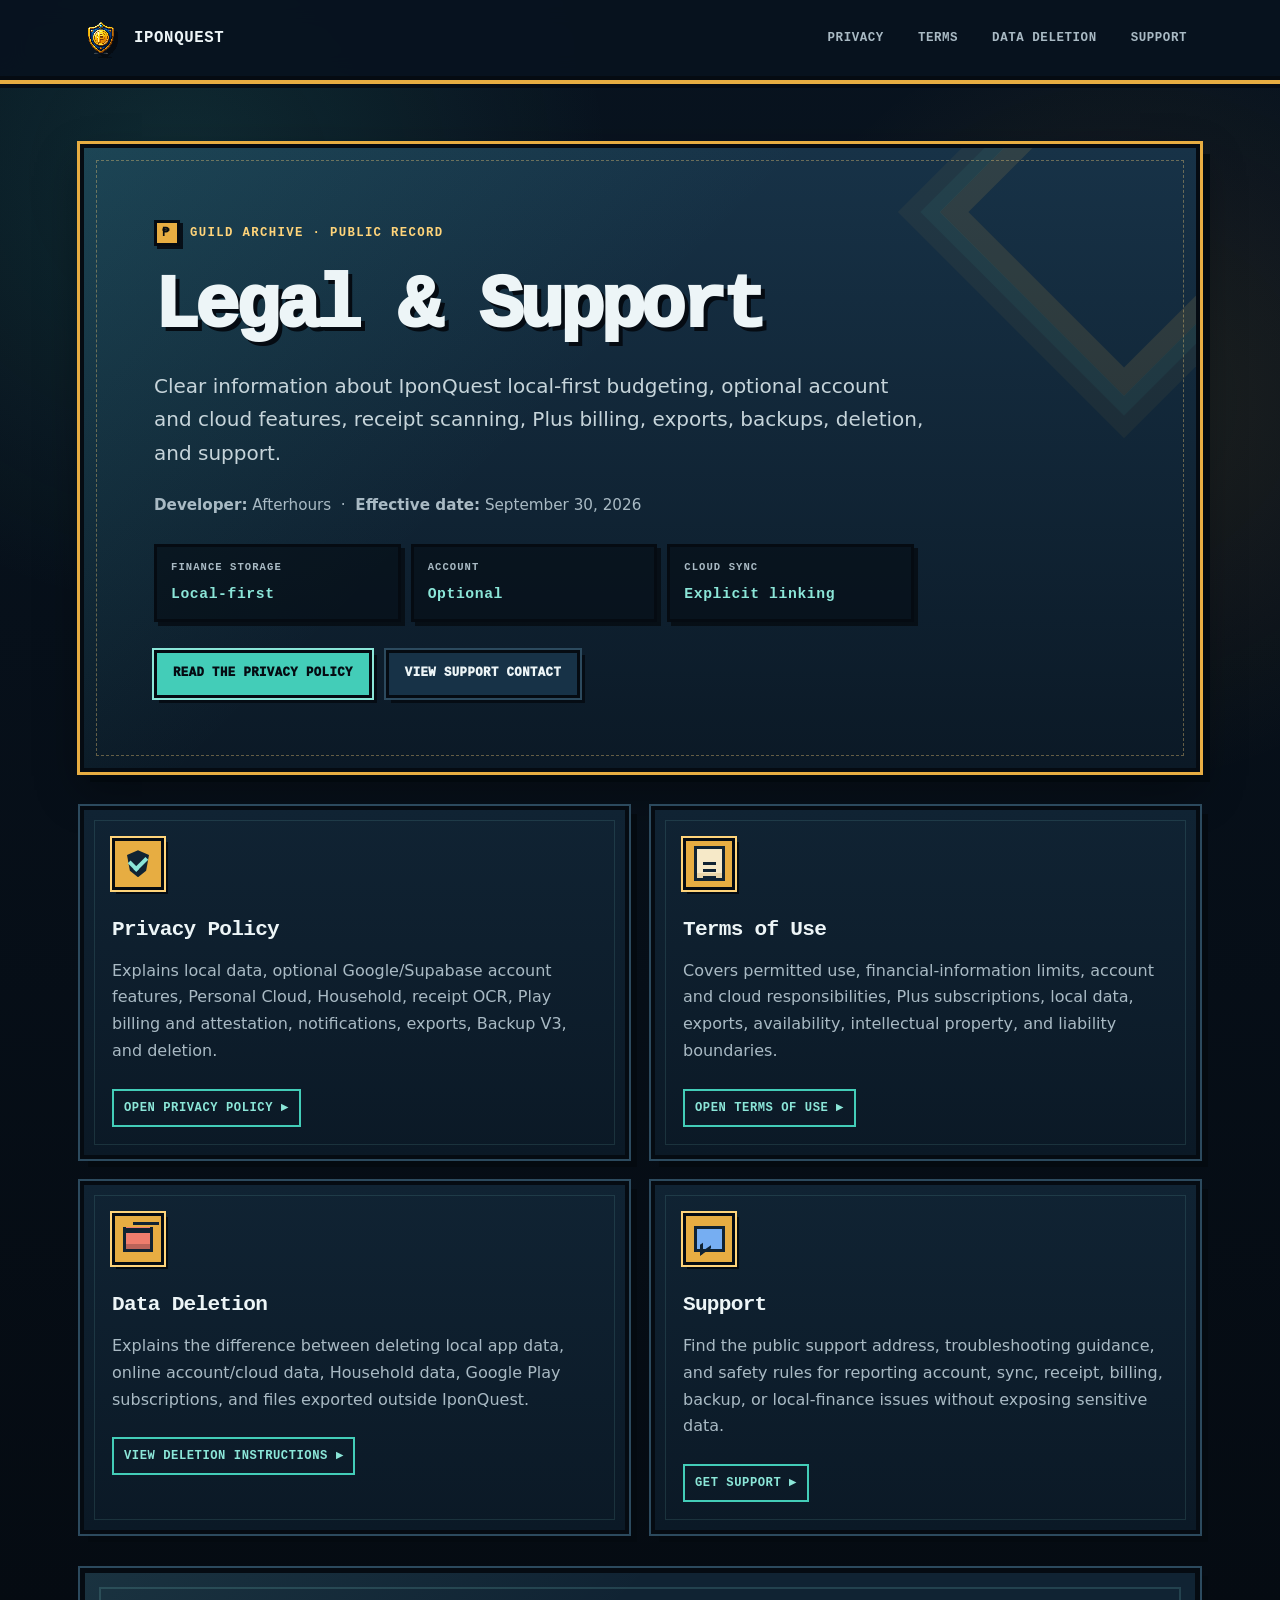
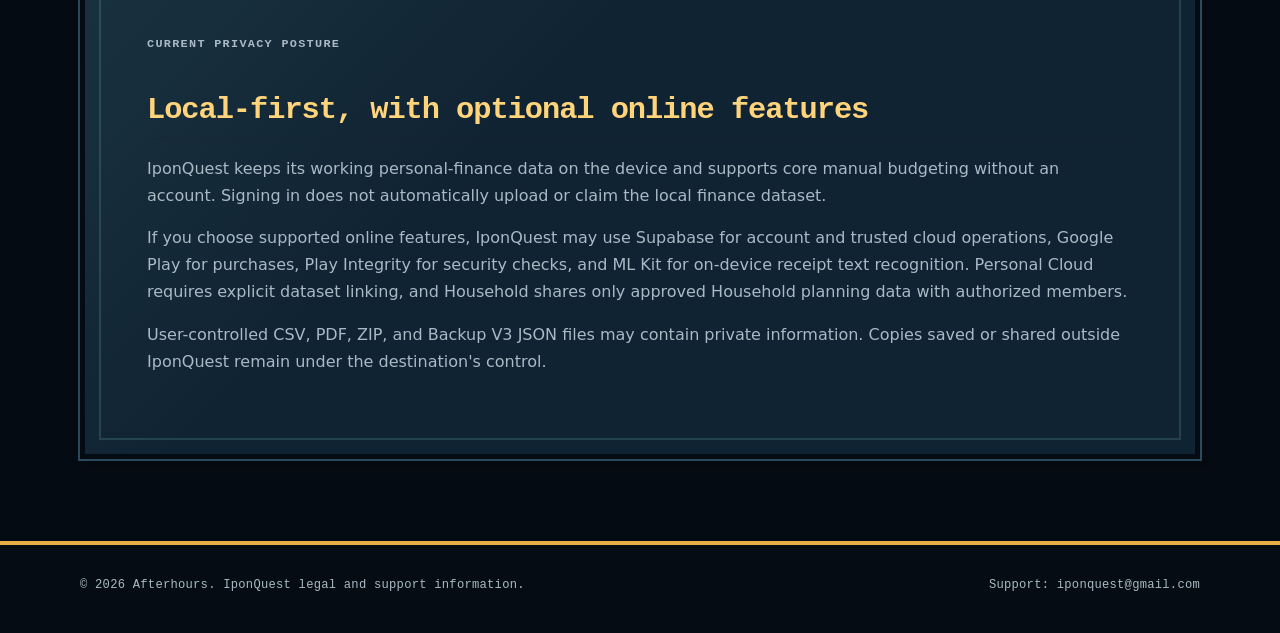
<file: index.html>
<!doctype html>
<html lang="en">
<head>
  <meta charset="utf-8">
  <meta name="viewport" content="width=device-width, initial-scale=1">
  <meta name="description" content="Official IponQuest privacy, terms, support, and data-deletion information from Afterhours.">
  <title>IponQuest Legal & Support</title>
  <link rel="icon" type="image/png" href="assets/ico_iponquest_alternative.png">
  <link rel="stylesheet" href="styles.css">
  <link rel="stylesheet" href="logo.css">
</head>
<body>
  <a class="skip-link" href="#main">Skip to content</a>
  <header class="site-header">
    <div class="header-inner">
      <a class="brand" href="index.html" aria-label="IponQuest home">
        <img class="brand-logo" src="assets/ico_iponquest_alternative.png" alt="" width="42" height="42">
        <span>IponQuest</span>
      </a>
      <nav class="nav" aria-label="Legal and support navigation">
        <a href="privacy.html">Privacy</a>
        <a href="terms.html">Terms</a>
        <a href="data-deletion.html">Data deletion</a>
        <a href="support.html">Support</a>
      </nav>
    </div>
  </header>

  <main id="main" class="page">
    <section class="hero">
      <div class="guild-kicker">
        <span class="coin-sprite" aria-hidden="true">₱</span>
        <span>Guild Archive · Public Record</span>
      </div>
      <h1>Legal & Support</h1>
      <p class="lead">Clear information about IponQuest local-first budgeting, optional account and cloud features, receipt scanning, Plus billing, exports, backups, deletion, and support.</p>
      <p class="meta"><strong>Developer:</strong> Afterhours &nbsp;·&nbsp; <strong>Effective date:</strong> September 30, 2026</p>

      <div class="status-strip" aria-label="Current IponQuest privacy posture">
        <div class="status-item">
          <span class="status-label">Finance storage</span>
          <strong>Local-first</strong>
        </div>
        <div class="status-item">
          <span class="status-label">Account</span>
          <strong>Optional</strong>
        </div>
        <div class="status-item">
          <span class="status-label">Cloud sync</span>
          <strong>Explicit linking</strong>
        </div>
      </div>

      <div class="button-row">
        <a class="button" href="privacy.html">Read the Privacy Policy</a>
        <a class="button secondary" href="support.html">View support contact</a>
      </div>
    </section>

    <section class="grid" aria-label="Legal documents">
      <article class="card">
        <span class="card-glyph glyph-shield" aria-hidden="true"></span>
        <h2>Privacy Policy</h2>
        <p>Explains local data, optional Google/Supabase account features, Personal Cloud, Household, receipt OCR, Play billing and attestation, notifications, exports, Backup V3, and deletion.</p>
        <a class="card-link" href="privacy.html">Open Privacy Policy</a>
      </article>

      <article class="card">
        <span class="card-glyph glyph-scroll" aria-hidden="true"></span>
        <h2>Terms of Use</h2>
        <p>Covers permitted use, financial-information limits, account and cloud responsibilities, Plus subscriptions, local data, exports, availability, intellectual property, and liability boundaries.</p>
        <a class="card-link" href="terms.html">Open Terms of Use</a>
      </article>

      <article class="card">
        <span class="card-glyph glyph-delete" aria-hidden="true"></span>
        <h2>Data Deletion</h2>
        <p>Explains the difference between deleting local app data, online account/cloud data, Household data, Google Play subscriptions, and files exported outside IponQuest.</p>
        <a class="card-link" href="data-deletion.html">View deletion instructions</a>
      </article>

      <article class="card">
        <span class="card-glyph glyph-support" aria-hidden="true"></span>
        <h2>Support</h2>
        <p>Find the public support address, troubleshooting guidance, and safety rules for reporting account, sync, receipt, billing, backup, or local-finance issues without exposing sensitive data.</p>
        <a class="card-link" href="support.html">Get support</a>
      </article>
    </section>

    <section class="document posture-panel">
      <p class="eyebrow">Current privacy posture</p>
      <h2>Local-first, with optional online features</h2>
      <p>IponQuest keeps its working personal-finance data on the device and supports core manual budgeting without an account. Signing in does not automatically upload or claim the local finance dataset.</p>
      <p>If you choose supported online features, IponQuest may use Supabase for account and trusted cloud operations, Google Play for purchases, Play Integrity for security checks, and ML Kit for on-device receipt text recognition. Personal Cloud requires explicit dataset linking, and Household shares only approved Household planning data with authorized members.</p>
      <p>User-controlled CSV, PDF, ZIP, and Backup V3 JSON files may contain private information. Copies saved or shared outside IponQuest remain under the destination's control.</p>
    </section>
  </main>

  <footer class="site-footer">
    <div class="footer-inner">
      <span>© 2026 Afterhours. IponQuest legal and support information.</span>
      <span>Support: iponquest@gmail.com</span>
    </div>
  </footer>
</body>
</html>
</file>
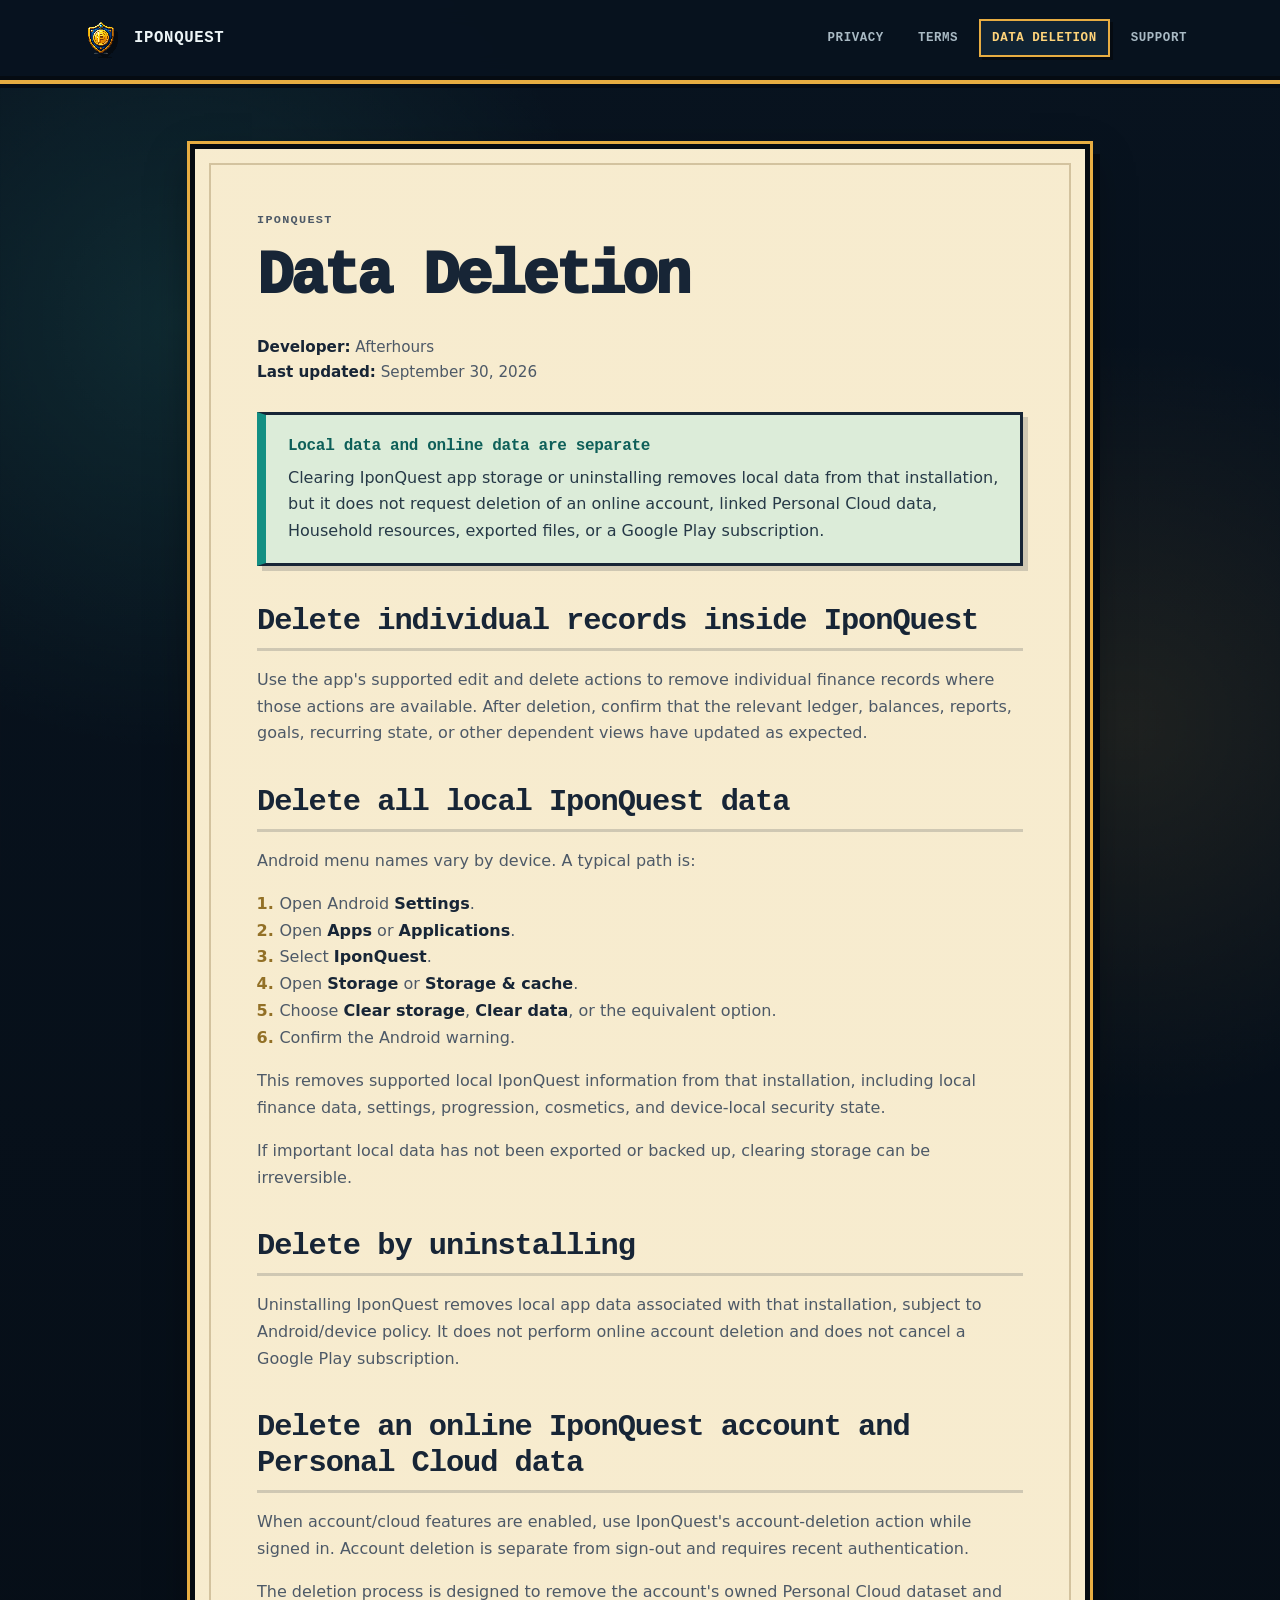
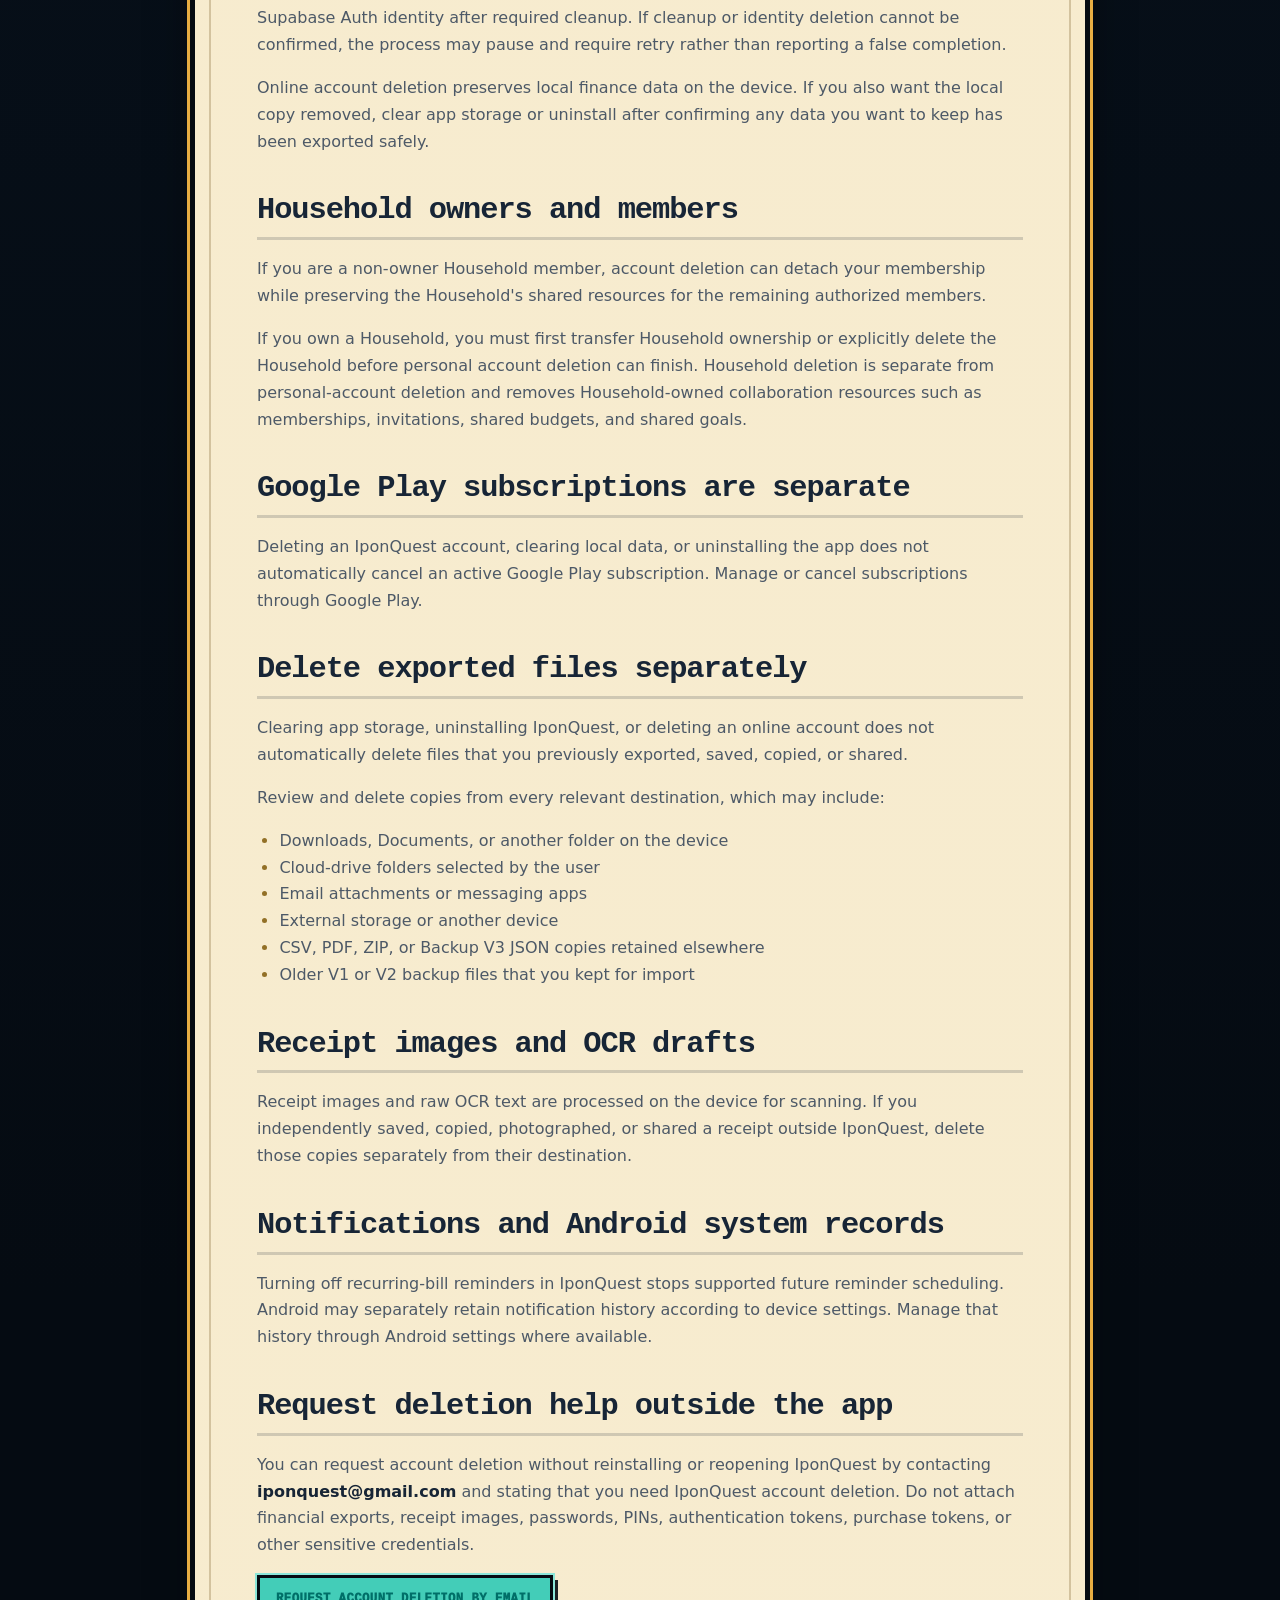
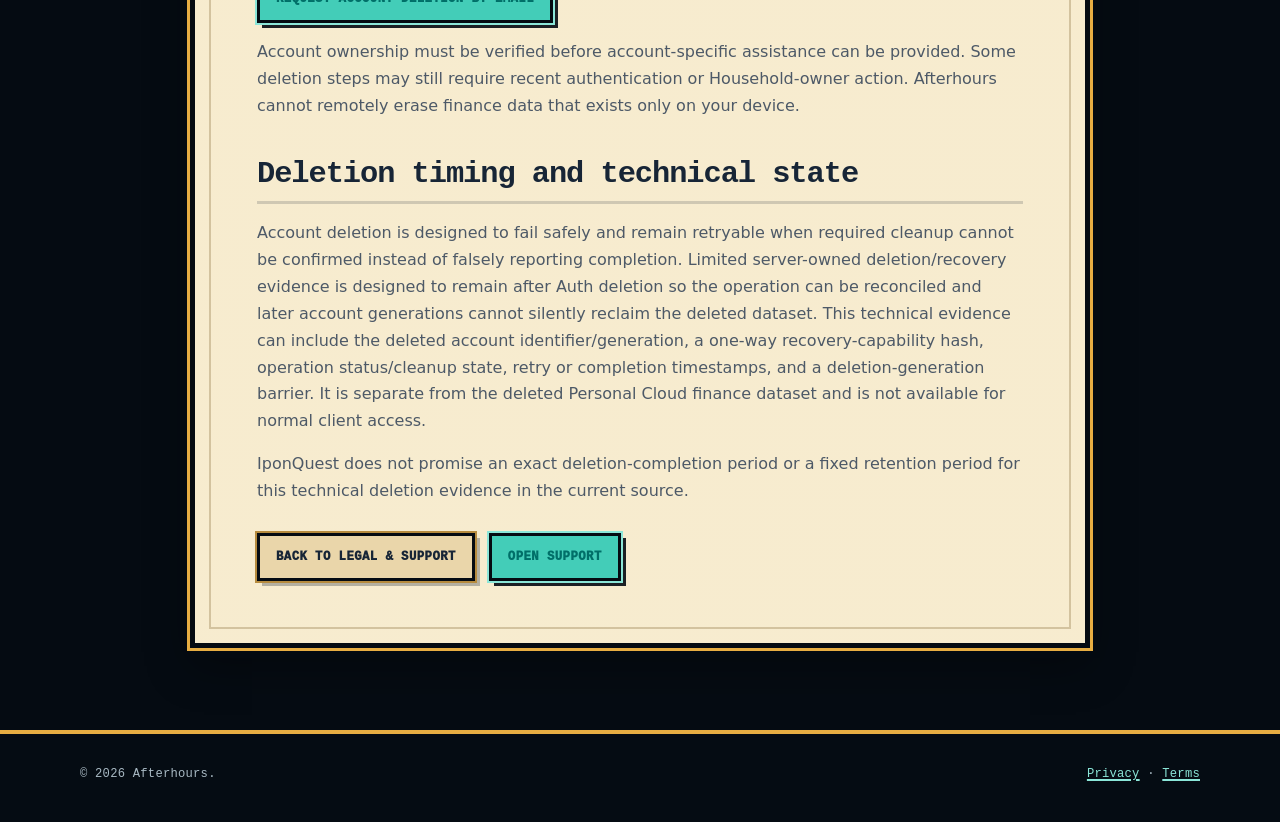
<file: data-deletion.html>
<!doctype html>
<html lang="en">
<head>
  <meta charset="utf-8">
  <meta name="viewport" content="width=device-width, initial-scale=1">
  <meta name="description" content="Local and online account data deletion instructions for IponQuest.">
  <title>Data Deletion | IponQuest</title>
  <link rel="icon" type="image/png" href="assets/ico_iponquest_alternative.png">
  <link rel="stylesheet" href="styles.css">
  <link rel="stylesheet" href="logo.css">
</head>
<body>
  <a class="skip-link" href="#main">Skip to content</a>
  <header class="site-header">
    <div class="header-inner">
      <a class="brand" href="index.html" aria-label="IponQuest home">
        <img class="brand-logo" src="assets/ico_iponquest_alternative.png" alt="" width="42" height="42">
        <span>IponQuest</span>
      </a>
      <nav class="nav" aria-label="Legal and support navigation">
        <a href="privacy.html">Privacy</a>
        <a href="terms.html">Terms</a>
        <a href="data-deletion.html" aria-current="page">Data deletion</a>
        <a href="support.html">Support</a>
      </nav>
    </div>
  </header>

  <main id="main" class="page">
    <article class="document">
      <p class="eyebrow">IponQuest</p>
      <h1>Data Deletion</h1>
      <p class="meta"><strong>Developer:</strong> Afterhours<br><strong>Last updated:</strong> September 30, 2026</p>

      <div class="notice">
        <strong>Local data and online data are separate</strong>
        Clearing IponQuest app storage or uninstalling removes local data from that installation, but it does not request deletion of an online account, linked Personal Cloud data, Household resources, exported files, or a Google Play subscription.
      </div>

      <h2>Delete individual records inside IponQuest</h2>
      <p>Use the app's supported edit and delete actions to remove individual finance records where those actions are available. After deletion, confirm that the relevant ledger, balances, reports, goals, recurring state, or other dependent views have updated as expected.</p>

      <h2>Delete all local IponQuest data</h2>
      <p>Android menu names vary by device. A typical path is:</p>
      <ol>
        <li>Open Android <strong>Settings</strong>.</li>
        <li>Open <strong>Apps</strong> or <strong>Applications</strong>.</li>
        <li>Select <strong>IponQuest</strong>.</li>
        <li>Open <strong>Storage</strong> or <strong>Storage &amp; cache</strong>.</li>
        <li>Choose <strong>Clear storage</strong>, <strong>Clear data</strong>, or the equivalent option.</li>
        <li>Confirm the Android warning.</li>
      </ol>
      <p>This removes supported local IponQuest information from that installation, including local finance data, settings, progression, cosmetics, and device-local security state.</p>
      <p>If important local data has not been exported or backed up, clearing storage can be irreversible.</p>

      <h2>Delete by uninstalling</h2>
      <p>Uninstalling IponQuest removes local app data associated with that installation, subject to Android/device policy. It does not perform online account deletion and does not cancel a Google Play subscription.</p>

      <h2>Delete an online IponQuest account and Personal Cloud data</h2>
      <p>When account/cloud features are enabled, use IponQuest's account-deletion action while signed in. Account deletion is separate from sign-out and requires recent authentication.</p>
      <p>The deletion process is designed to remove the account's owned Personal Cloud dataset and Supabase Auth identity after required cleanup. If cleanup or identity deletion cannot be confirmed, the process may pause and require retry rather than reporting a false completion.</p>
      <p>Online account deletion preserves local finance data on the device. If you also want the local copy removed, clear app storage or uninstall after confirming any data you want to keep has been exported safely.</p>

      <h2>Household owners and members</h2>
      <p>If you are a non-owner Household member, account deletion can detach your membership while preserving the Household's shared resources for the remaining authorized members.</p>
      <p>If you own a Household, you must first transfer Household ownership or explicitly delete the Household before personal account deletion can finish. Household deletion is separate from personal-account deletion and removes Household-owned collaboration resources such as memberships, invitations, shared budgets, and shared goals.</p>

      <h2>Google Play subscriptions are separate</h2>
      <p>Deleting an IponQuest account, clearing local data, or uninstalling the app does not automatically cancel an active Google Play subscription. Manage or cancel subscriptions through Google Play.</p>

      <h2>Delete exported files separately</h2>
      <p>Clearing app storage, uninstalling IponQuest, or deleting an online account does not automatically delete files that you previously exported, saved, copied, or shared.</p>
      <p>Review and delete copies from every relevant destination, which may include:</p>
      <ul>
        <li>Downloads, Documents, or another folder on the device</li>
        <li>Cloud-drive folders selected by the user</li>
        <li>Email attachments or messaging apps</li>
        <li>External storage or another device</li>
        <li>CSV, PDF, ZIP, or Backup V3 JSON copies retained elsewhere</li>
        <li>Older V1 or V2 backup files that you kept for import</li>
      </ul>

      <h2>Receipt images and OCR drafts</h2>
      <p>Receipt images and raw OCR text are processed on the device for scanning. If you independently saved, copied, photographed, or shared a receipt outside IponQuest, delete those copies separately from their destination.</p>

      <h2>Notifications and Android system records</h2>
      <p>Turning off recurring-bill reminders in IponQuest stops supported future reminder scheduling. Android may separately retain notification history according to device settings. Manage that history through Android settings where available.</p>

      <h2>Request deletion help outside the app</h2>
      <p>You can request account deletion without reinstalling or reopening IponQuest by contacting <strong>iponquest@gmail.com</strong> and stating that you need IponQuest account deletion. Do not attach financial exports, receipt images, passwords, PINs, authentication tokens, purchase tokens, or other sensitive credentials.</p>
      <p><a class="button" href="mailto:iponquest@gmail.com?subject=IponQuest%20Account%20Deletion%20Request">Request account deletion by email</a></p>
      <p>Account ownership must be verified before account-specific assistance can be provided. Some deletion steps may still require recent authentication or Household-owner action. Afterhours cannot remotely erase finance data that exists only on your device.</p>

      <h2>Deletion timing and technical state</h2>
      <p>Account deletion is designed to fail safely and remain retryable when required cleanup cannot be confirmed instead of falsely reporting completion. Limited server-owned deletion/recovery evidence is designed to remain after Auth deletion so the operation can be reconciled and later account generations cannot silently reclaim the deleted dataset. This technical evidence can include the deleted account identifier/generation, a one-way recovery-capability hash, operation status/cleanup state, retry or completion timestamps, and a deletion-generation barrier. It is separate from the deleted Personal Cloud finance dataset and is not available for normal client access.</p>
      <p>IponQuest does not promise an exact deletion-completion period or a fixed retention period for this technical deletion evidence in the current source.</p>

      <div class="button-row">
        <a class="button secondary" href="index.html">Back to Legal & Support</a>
        <a class="button" href="support.html">Open Support</a>
      </div>
    </article>
  </main>

  <footer class="site-footer">
    <div class="footer-inner">
      <span>© 2026 Afterhours.</span>
      <span><a href="privacy.html">Privacy</a> · <a href="terms.html">Terms</a></span>
    </div>
  </footer>
</body>
</html>
</file>
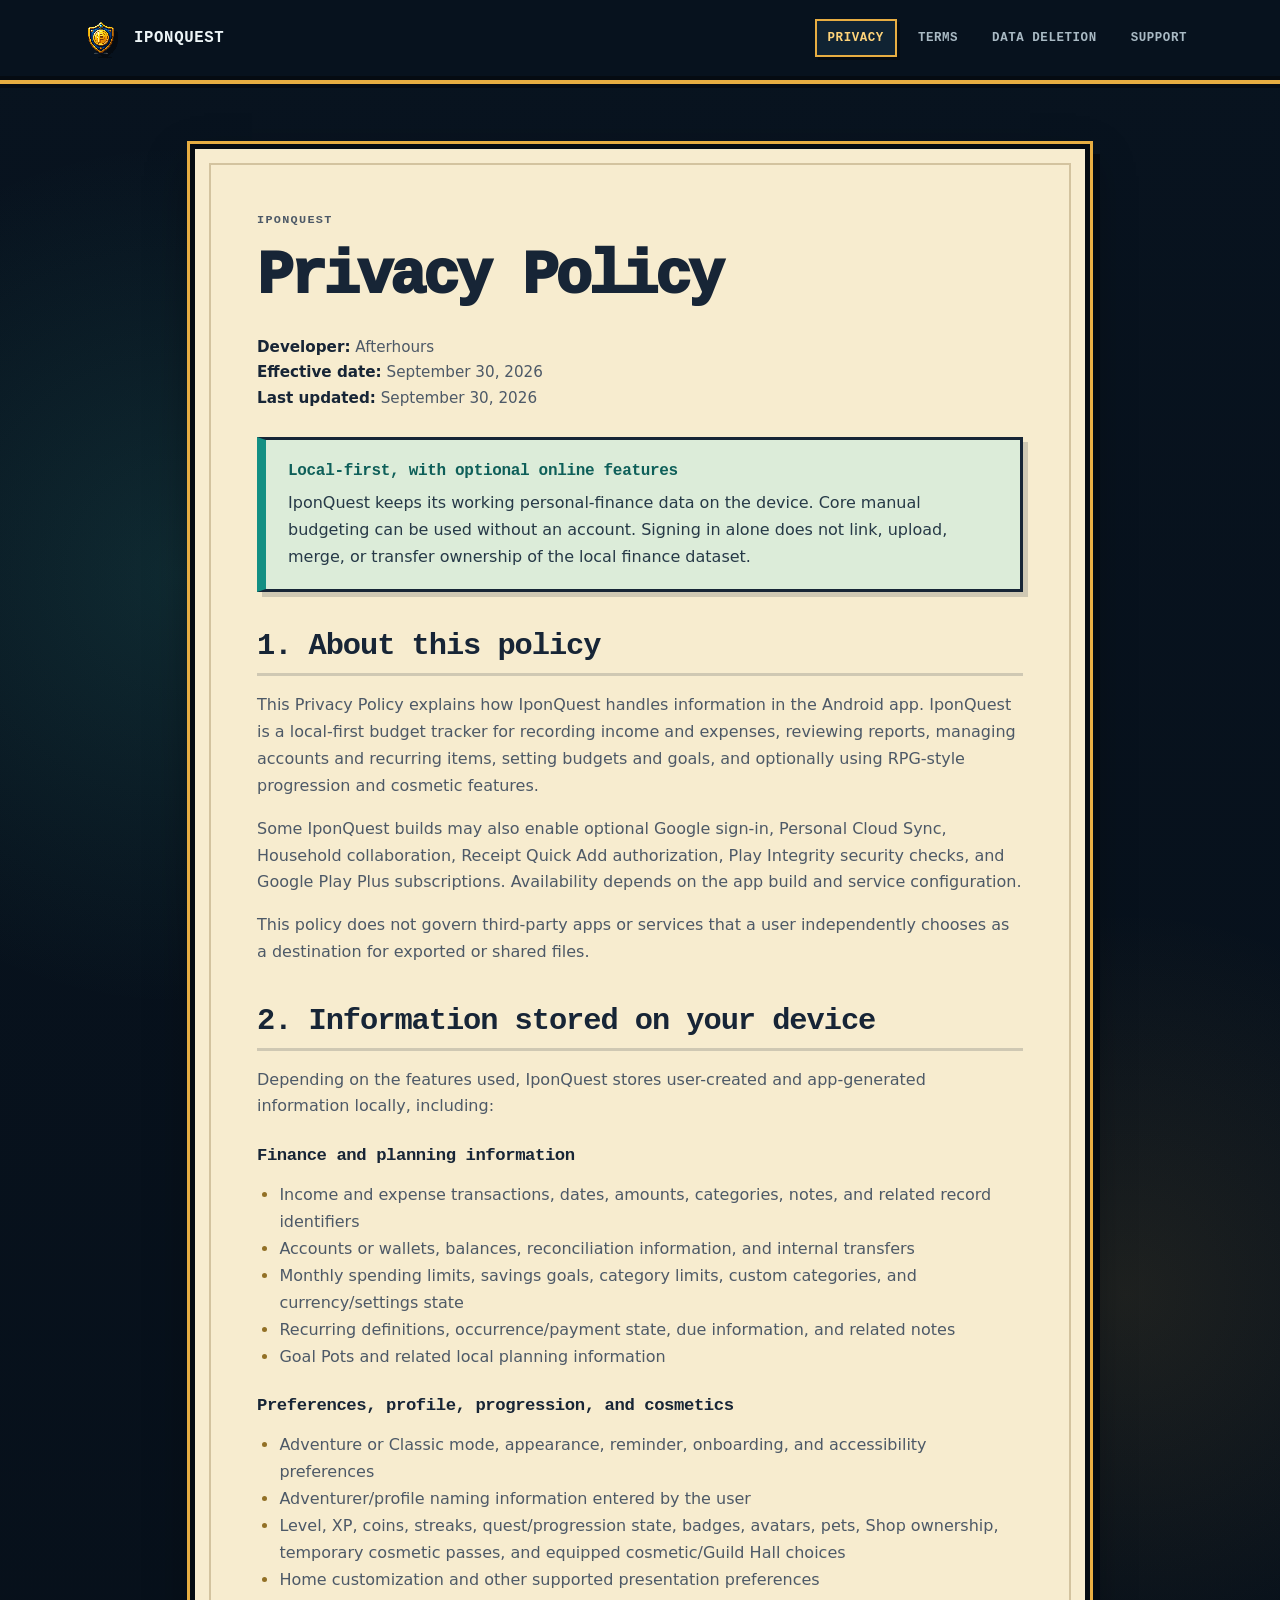
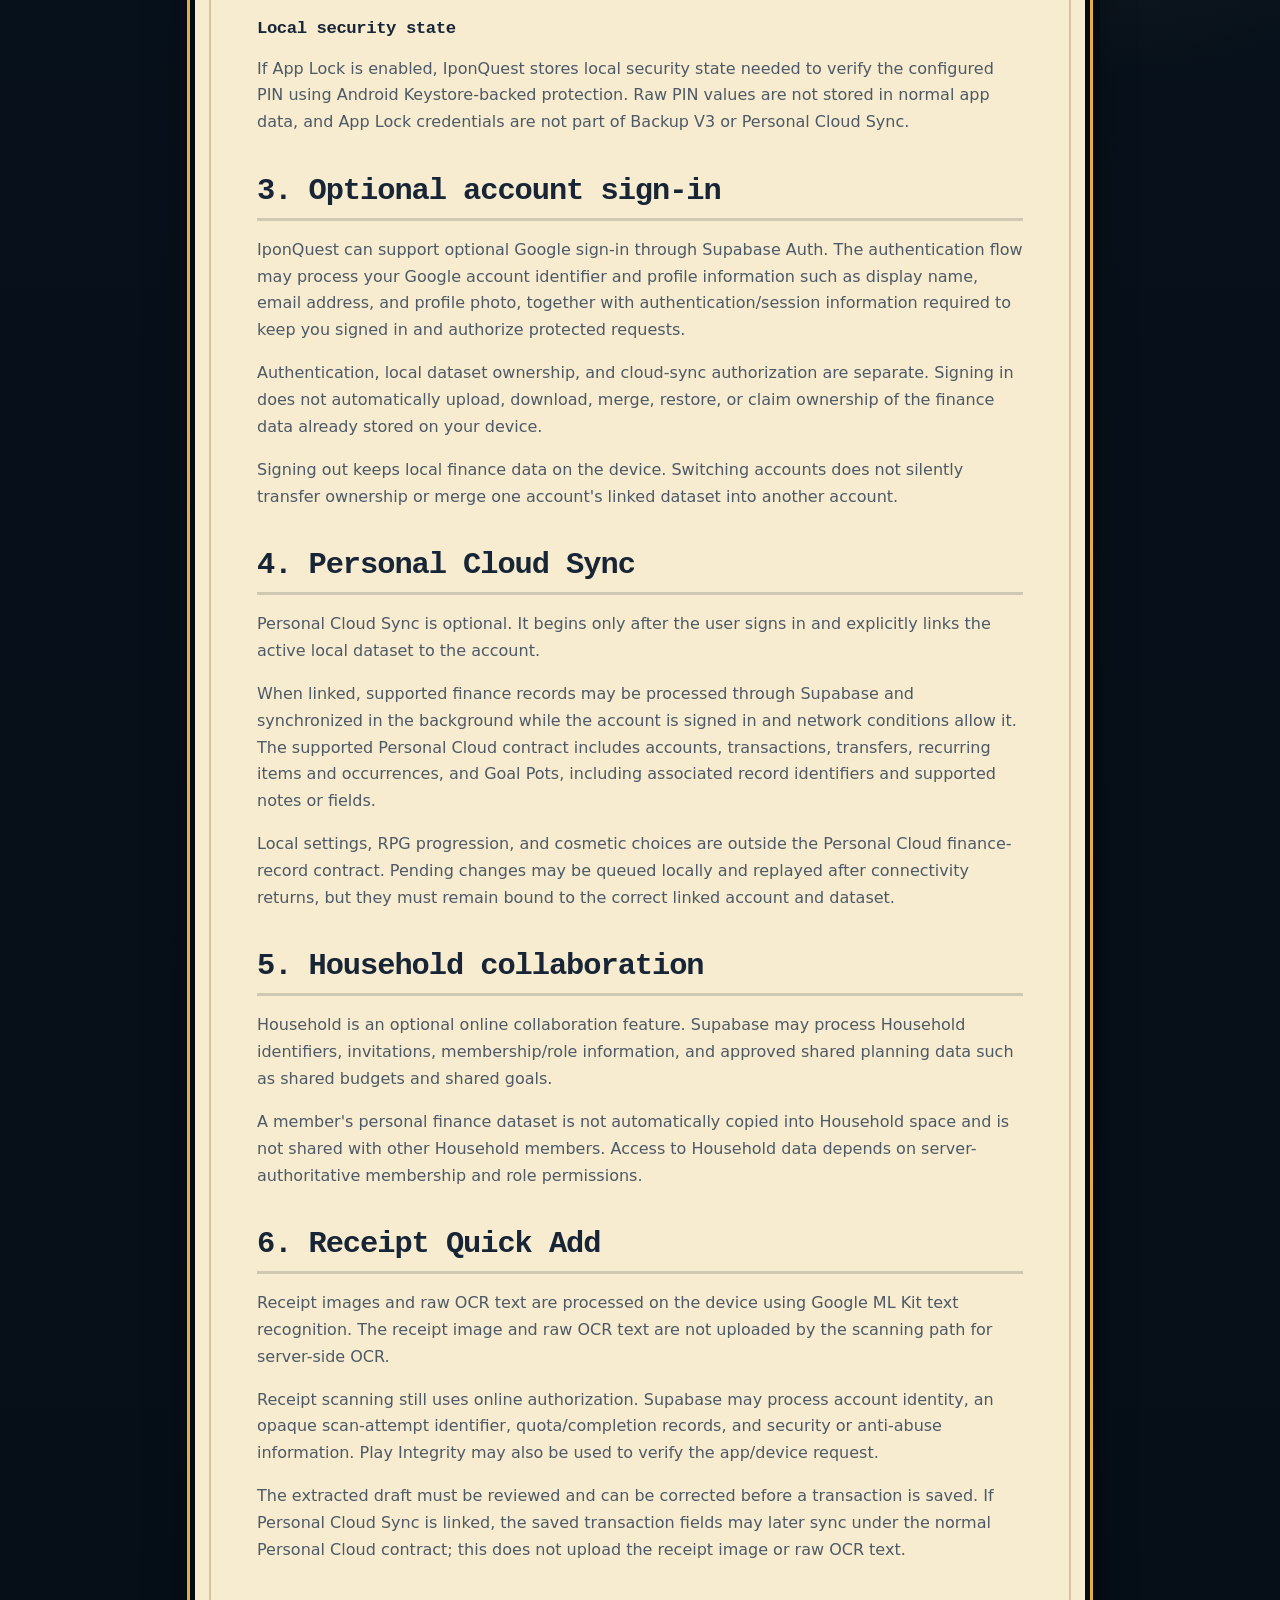
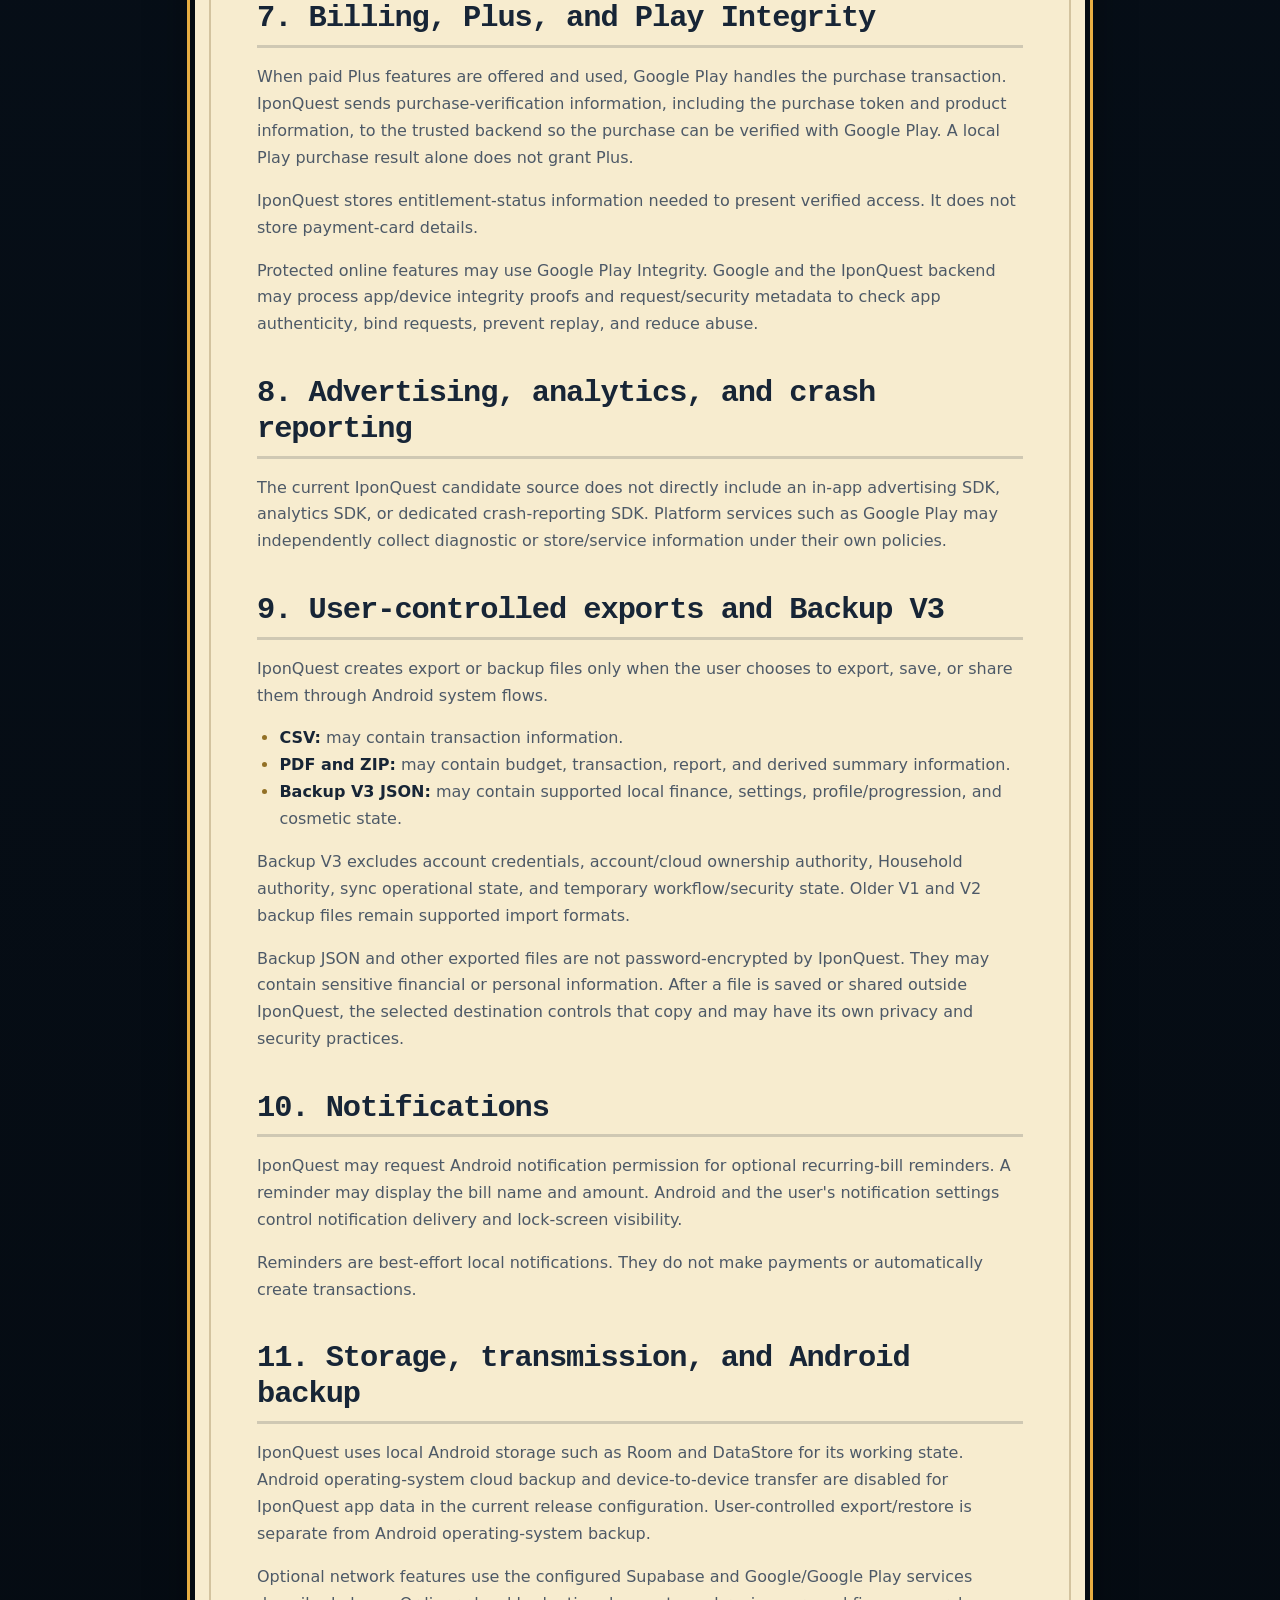
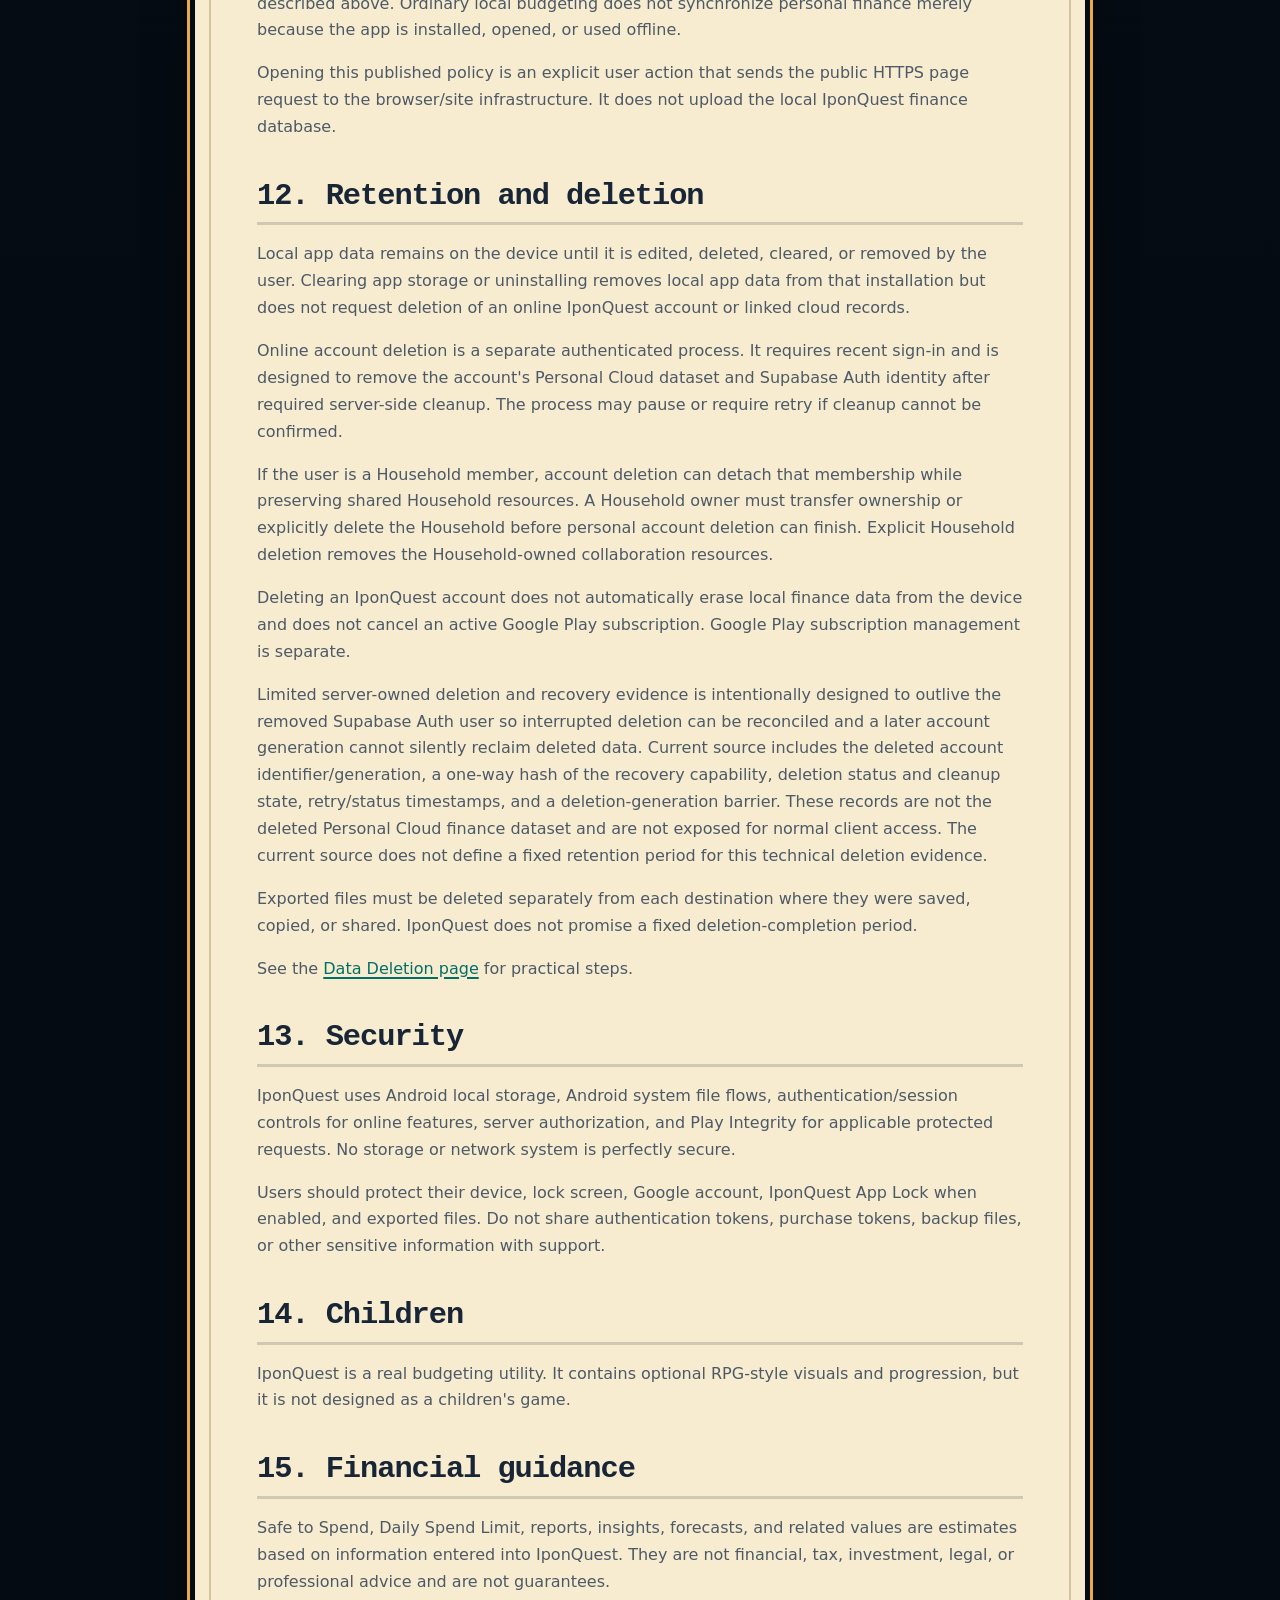
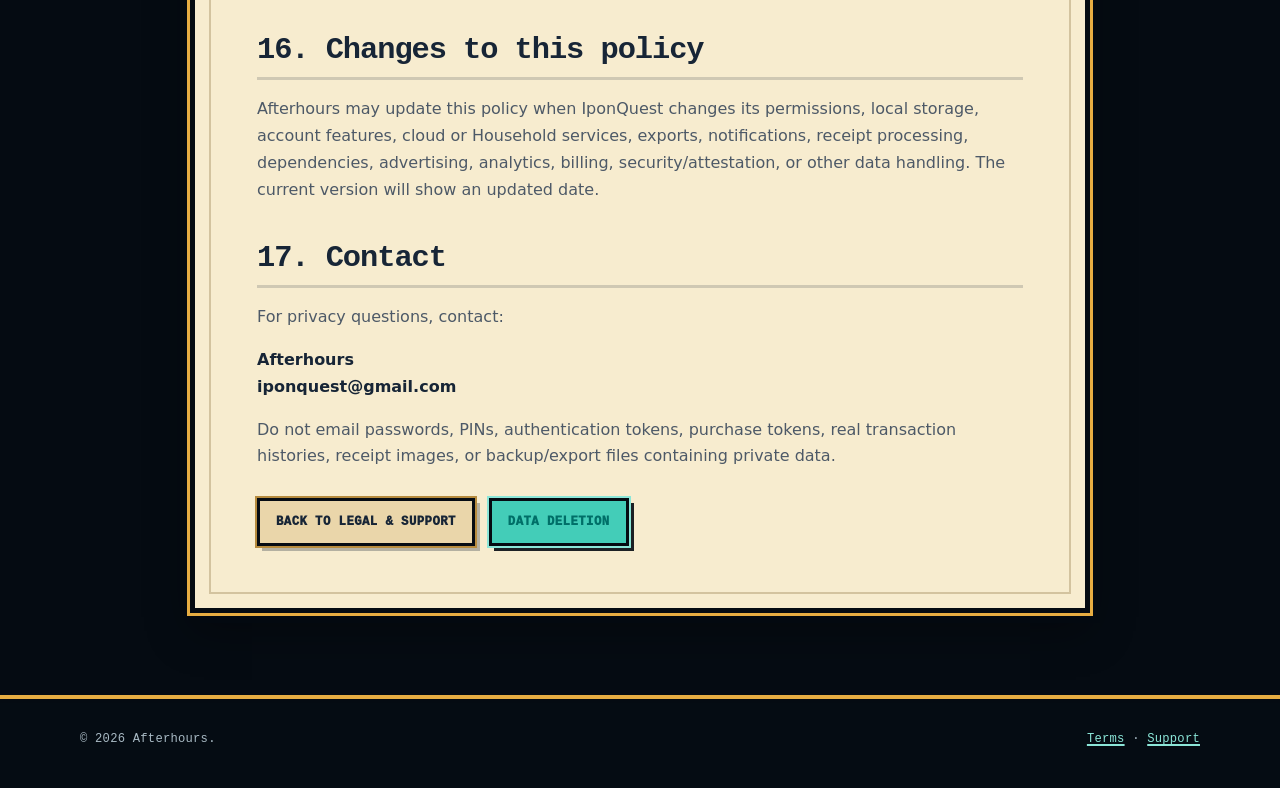
<file: privacy.html>
<!doctype html>
<html lang="en">
<head>
  <meta charset="utf-8">
  <meta name="viewport" content="width=device-width, initial-scale=1">
  <meta name="description" content="Privacy Policy for IponQuest, developed by Afterhours.">
  <title>Privacy Policy | IponQuest</title>
  <link rel="icon" type="image/png" href="assets/ico_iponquest_alternative.png">
  <link rel="stylesheet" href="styles.css">
  <link rel="stylesheet" href="logo.css">
</head>
<body>
  <a class="skip-link" href="#main">Skip to content</a>
  <header class="site-header">
    <div class="header-inner">
      <a class="brand" href="index.html" aria-label="IponQuest home">
        <img class="brand-logo" src="assets/ico_iponquest_alternative.png" alt="" width="42" height="42">
        <span>IponQuest</span>
      </a>
      <nav class="nav" aria-label="Legal and support navigation">
        <a href="privacy.html" aria-current="page">Privacy</a>
        <a href="terms.html">Terms</a>
        <a href="data-deletion.html">Data deletion</a>
        <a href="support.html">Support</a>
      </nav>
    </div>
  </header>

  <main id="main" class="page">
    <article class="document">
      <p class="eyebrow">IponQuest</p>
      <h1>Privacy Policy</h1>
      <p class="meta"><strong>Developer:</strong> Afterhours<br><strong>Effective date:</strong> September 30, 2026<br><strong>Last updated:</strong> September 30, 2026</p>

      <div class="notice">
        <strong>Local-first, with optional online features</strong>
        IponQuest keeps its working personal-finance data on the device. Core manual budgeting can be used without an account. Signing in alone does not link, upload, merge, or transfer ownership of the local finance dataset.
      </div>

      <h2>1. About this policy</h2>
      <p>This Privacy Policy explains how IponQuest handles information in the Android app. IponQuest is a local-first budget tracker for recording income and expenses, reviewing reports, managing accounts and recurring items, setting budgets and goals, and optionally using RPG-style progression and cosmetic features.</p>
      <p>Some IponQuest builds may also enable optional Google sign-in, Personal Cloud Sync, Household collaboration, Receipt Quick Add authorization, Play Integrity security checks, and Google Play Plus subscriptions. Availability depends on the app build and service configuration.</p>
      <p>This policy does not govern third-party apps or services that a user independently chooses as a destination for exported or shared files.</p>

      <h2>2. Information stored on your device</h2>
      <p>Depending on the features used, IponQuest stores user-created and app-generated information locally, including:</p>

      <h3>Finance and planning information</h3>
      <ul>
        <li>Income and expense transactions, dates, amounts, categories, notes, and related record identifiers</li>
        <li>Accounts or wallets, balances, reconciliation information, and internal transfers</li>
        <li>Monthly spending limits, savings goals, category limits, custom categories, and currency/settings state</li>
        <li>Recurring definitions, occurrence/payment state, due information, and related notes</li>
        <li>Goal Pots and related local planning information</li>
      </ul>

      <h3>Preferences, profile, progression, and cosmetics</h3>
      <ul>
        <li>Adventure or Classic mode, appearance, reminder, onboarding, and accessibility preferences</li>
        <li>Adventurer/profile naming information entered by the user</li>
        <li>Level, XP, coins, streaks, quest/progression state, badges, avatars, pets, Shop ownership, temporary cosmetic passes, and equipped cosmetic/Guild Hall choices</li>
        <li>Home customization and other supported presentation preferences</li>
      </ul>

      <h3>Local security state</h3>
      <p>If App Lock is enabled, IponQuest stores local security state needed to verify the configured PIN using Android Keystore-backed protection. Raw PIN values are not stored in normal app data, and App Lock credentials are not part of Backup V3 or Personal Cloud Sync.</p>

      <h2>3. Optional account sign-in</h2>
      <p>IponQuest can support optional Google sign-in through Supabase Auth. The authentication flow may process your Google account identifier and profile information such as display name, email address, and profile photo, together with authentication/session information required to keep you signed in and authorize protected requests.</p>
      <p>Authentication, local dataset ownership, and cloud-sync authorization are separate. Signing in does not automatically upload, download, merge, restore, or claim ownership of the finance data already stored on your device.</p>
      <p>Signing out keeps local finance data on the device. Switching accounts does not silently transfer ownership or merge one account's linked dataset into another account.</p>

      <h2>4. Personal Cloud Sync</h2>
      <p>Personal Cloud Sync is optional. It begins only after the user signs in and explicitly links the active local dataset to the account.</p>
      <p>When linked, supported finance records may be processed through Supabase and synchronized in the background while the account is signed in and network conditions allow it. The supported Personal Cloud contract includes accounts, transactions, transfers, recurring items and occurrences, and Goal Pots, including associated record identifiers and supported notes or fields.</p>
      <p>Local settings, RPG progression, and cosmetic choices are outside the Personal Cloud finance-record contract. Pending changes may be queued locally and replayed after connectivity returns, but they must remain bound to the correct linked account and dataset.</p>

      <h2>5. Household collaboration</h2>
      <p>Household is an optional online collaboration feature. Supabase may process Household identifiers, invitations, membership/role information, and approved shared planning data such as shared budgets and shared goals.</p>
      <p>A member's personal finance dataset is not automatically copied into Household space and is not shared with other Household members. Access to Household data depends on server-authoritative membership and role permissions.</p>

      <h2>6. Receipt Quick Add</h2>
      <p>Receipt images and raw OCR text are processed on the device using Google ML Kit text recognition. The receipt image and raw OCR text are not uploaded by the scanning path for server-side OCR.</p>
      <p>Receipt scanning still uses online authorization. Supabase may process account identity, an opaque scan-attempt identifier, quota/completion records, and security or anti-abuse information. Play Integrity may also be used to verify the app/device request.</p>
      <p>The extracted draft must be reviewed and can be corrected before a transaction is saved. If Personal Cloud Sync is linked, the saved transaction fields may later sync under the normal Personal Cloud contract; this does not upload the receipt image or raw OCR text.</p>

      <h2>7. Billing, Plus, and Play Integrity</h2>
      <p>When paid Plus features are offered and used, Google Play handles the purchase transaction. IponQuest sends purchase-verification information, including the purchase token and product information, to the trusted backend so the purchase can be verified with Google Play. A local Play purchase result alone does not grant Plus.</p>
      <p>IponQuest stores entitlement-status information needed to present verified access. It does not store payment-card details.</p>
      <p>Protected online features may use Google Play Integrity. Google and the IponQuest backend may process app/device integrity proofs and request/security metadata to check app authenticity, bind requests, prevent replay, and reduce abuse.</p>

      <h2>8. Advertising, analytics, and crash reporting</h2>
      <p>The current IponQuest candidate source does not directly include an in-app advertising SDK, analytics SDK, or dedicated crash-reporting SDK. Platform services such as Google Play may independently collect diagnostic or store/service information under their own policies.</p>

      <h2>9. User-controlled exports and Backup V3</h2>
      <p>IponQuest creates export or backup files only when the user chooses to export, save, or share them through Android system flows.</p>
      <ul>
        <li><strong>CSV:</strong> may contain transaction information.</li>
        <li><strong>PDF and ZIP:</strong> may contain budget, transaction, report, and derived summary information.</li>
        <li><strong>Backup V3 JSON:</strong> may contain supported local finance, settings, profile/progression, and cosmetic state.</li>
      </ul>
      <p>Backup V3 excludes account credentials, account/cloud ownership authority, Household authority, sync operational state, and temporary workflow/security state. Older V1 and V2 backup files remain supported import formats.</p>
      <p>Backup JSON and other exported files are not password-encrypted by IponQuest. They may contain sensitive financial or personal information. After a file is saved or shared outside IponQuest, the selected destination controls that copy and may have its own privacy and security practices.</p>

      <h2>10. Notifications</h2>
      <p>IponQuest may request Android notification permission for optional recurring-bill reminders. A reminder may display the bill name and amount. Android and the user's notification settings control notification delivery and lock-screen visibility.</p>
      <p>Reminders are best-effort local notifications. They do not make payments or automatically create transactions.</p>

      <h2>11. Storage, transmission, and Android backup</h2>
      <p>IponQuest uses local Android storage such as Room and DataStore for its working state. Android operating-system cloud backup and device-to-device transfer are disabled for IponQuest app data in the current release configuration. User-controlled export/restore is separate from Android operating-system backup.</p>
      <p>Optional network features use the configured Supabase and Google/Google Play services described above. Ordinary local budgeting does not synchronize personal finance merely because the app is installed, opened, or used offline.</p>
      <p>Opening this published policy is an explicit user action that sends the public HTTPS page request to the browser/site infrastructure. It does not upload the local IponQuest finance database.</p>

      <h2>12. Retention and deletion</h2>
      <p>Local app data remains on the device until it is edited, deleted, cleared, or removed by the user. Clearing app storage or uninstalling removes local app data from that installation but does not request deletion of an online IponQuest account or linked cloud records.</p>
      <p>Online account deletion is a separate authenticated process. It requires recent sign-in and is designed to remove the account's Personal Cloud dataset and Supabase Auth identity after required server-side cleanup. The process may pause or require retry if cleanup cannot be confirmed.</p>
      <p>If the user is a Household member, account deletion can detach that membership while preserving shared Household resources. A Household owner must transfer ownership or explicitly delete the Household before personal account deletion can finish. Explicit Household deletion removes the Household-owned collaboration resources.</p>
      <p>Deleting an IponQuest account does not automatically erase local finance data from the device and does not cancel an active Google Play subscription. Google Play subscription management is separate.</p>
      <p>Limited server-owned deletion and recovery evidence is intentionally designed to outlive the removed Supabase Auth user so interrupted deletion can be reconciled and a later account generation cannot silently reclaim deleted data. Current source includes the deleted account identifier/generation, a one-way hash of the recovery capability, deletion status and cleanup state, retry/status timestamps, and a deletion-generation barrier. These records are not the deleted Personal Cloud finance dataset and are not exposed for normal client access. The current source does not define a fixed retention period for this technical deletion evidence.</p>
      <p>Exported files must be deleted separately from each destination where they were saved, copied, or shared. IponQuest does not promise a fixed deletion-completion period.</p>
      <p>See the <a href="data-deletion.html">Data Deletion page</a> for practical steps.</p>

      <h2>13. Security</h2>
      <p>IponQuest uses Android local storage, Android system file flows, authentication/session controls for online features, server authorization, and Play Integrity for applicable protected requests. No storage or network system is perfectly secure.</p>
      <p>Users should protect their device, lock screen, Google account, IponQuest App Lock when enabled, and exported files. Do not share authentication tokens, purchase tokens, backup files, or other sensitive information with support.</p>

      <h2>14. Children</h2>
      <p>IponQuest is a real budgeting utility. It contains optional RPG-style visuals and progression, but it is not designed as a children's game.</p>

      <h2>15. Financial guidance</h2>
      <p>Safe to Spend, Daily Spend Limit, reports, insights, forecasts, and related values are estimates based on information entered into IponQuest. They are not financial, tax, investment, legal, or professional advice and are not guarantees.</p>

      <h2>16. Changes to this policy</h2>
      <p>Afterhours may update this policy when IponQuest changes its permissions, local storage, account features, cloud or Household services, exports, notifications, receipt processing, dependencies, advertising, analytics, billing, security/attestation, or other data handling. The current version will show an updated date.</p>

      <h2>17. Contact</h2>
      <p>For privacy questions, contact:</p>
      <p><strong>Afterhours</strong><br><strong>iponquest@gmail.com</strong></p>
      <p>Do not email passwords, PINs, authentication tokens, purchase tokens, real transaction histories, receipt images, or backup/export files containing private data.</p>

      <div class="button-row">
        <a class="button secondary" href="index.html">Back to Legal & Support</a>
        <a class="button" href="data-deletion.html">Data Deletion</a>
      </div>
    </article>
  </main>

  <footer class="site-footer">
    <div class="footer-inner">
      <span>© 2026 Afterhours.</span>
      <span><a href="terms.html">Terms</a> · <a href="support.html">Support</a></span>
    </div>
  </footer>
</body>
</html>
</file>
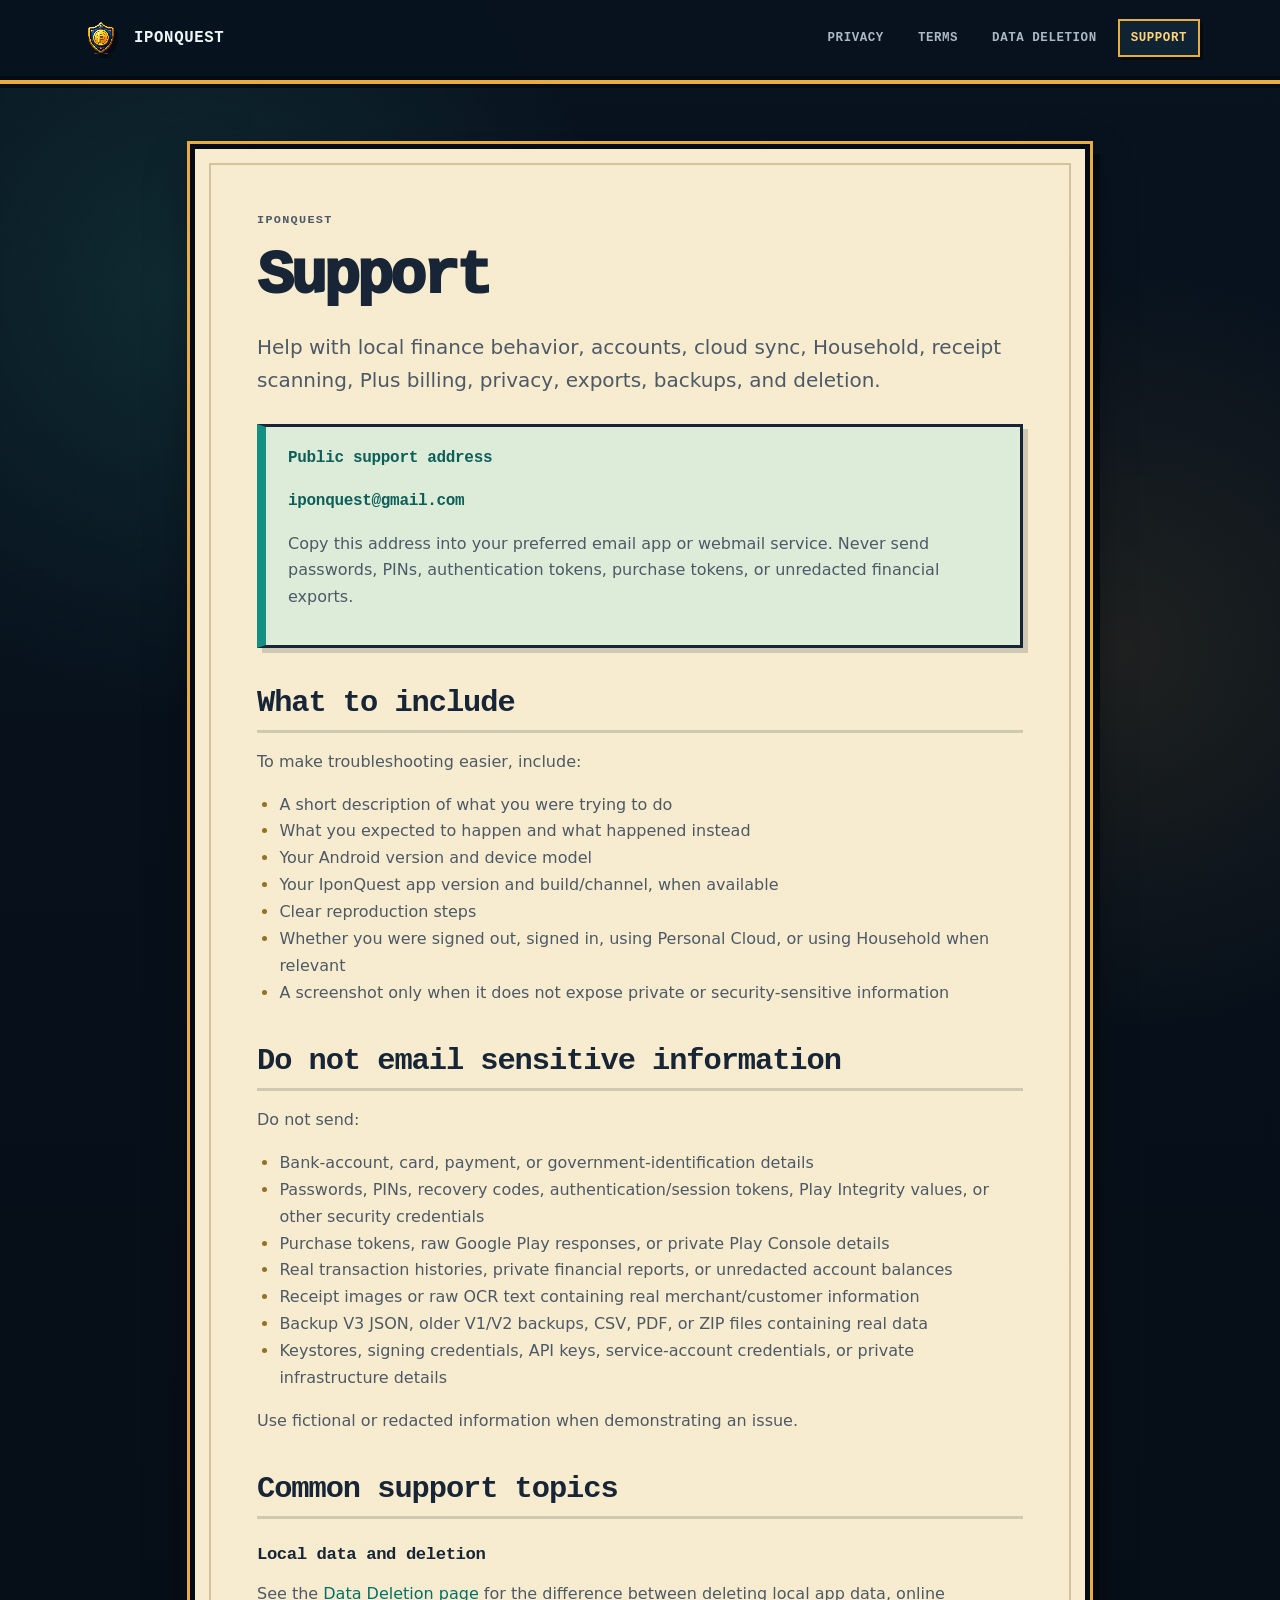
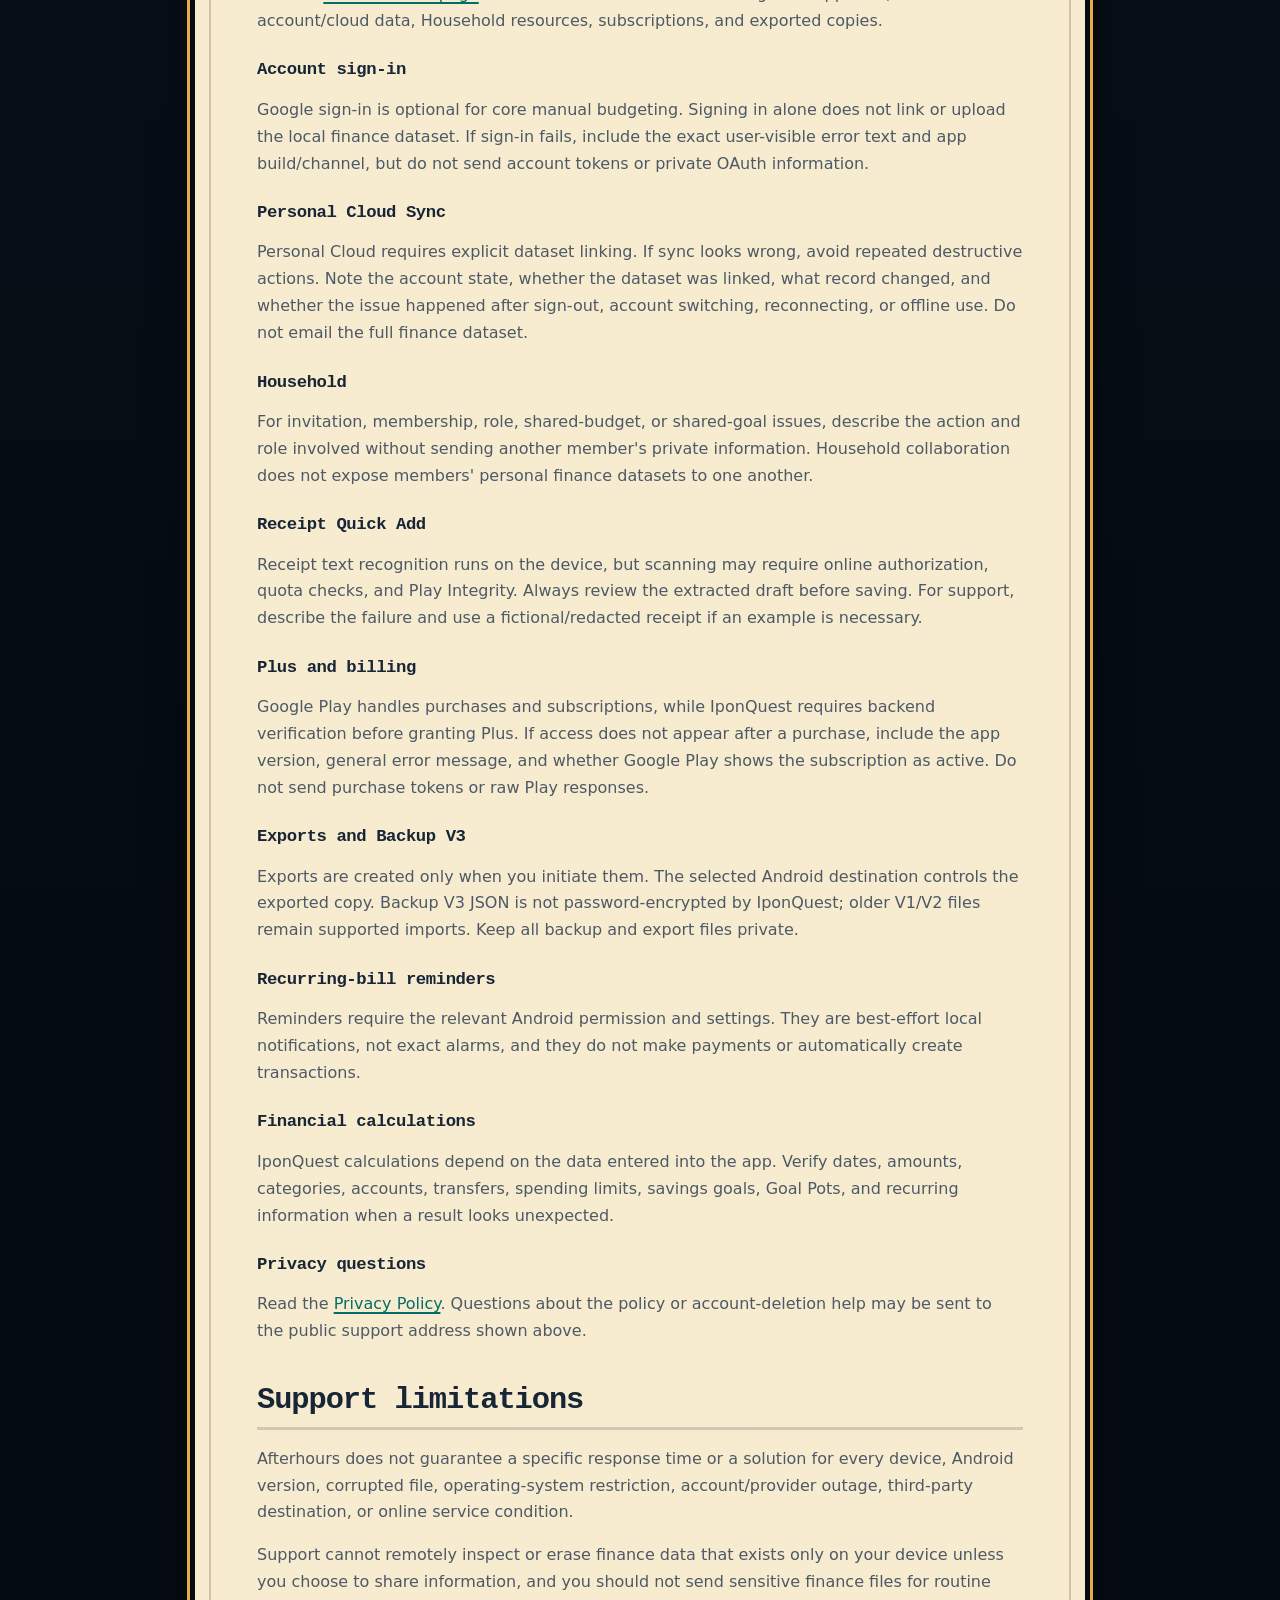
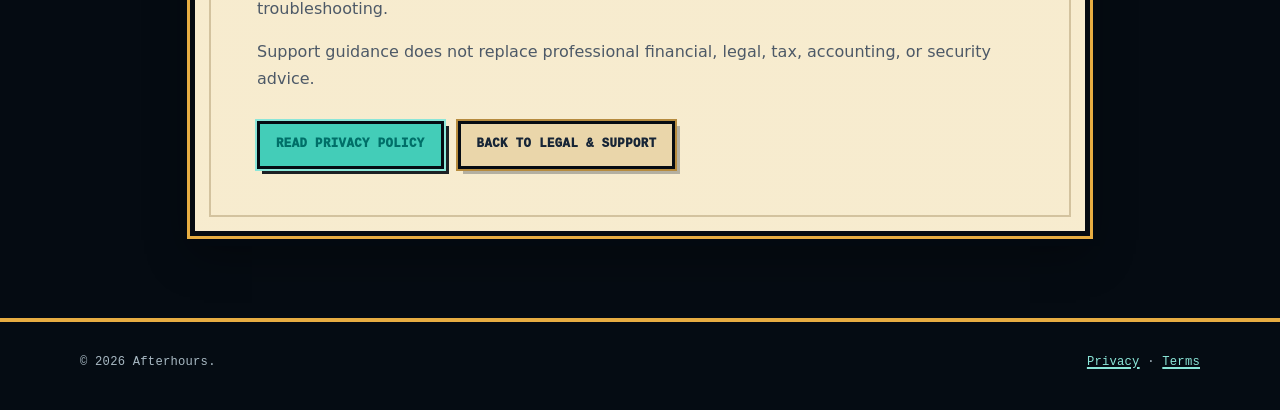
<file: support.html>
<!doctype html>
<html lang="en">
<head>
  <meta charset="utf-8">
  <meta name="viewport" content="width=device-width, initial-scale=1">
  <meta name="description" content="Official support information for IponQuest.">
  <title>Support | IponQuest</title>
  <link rel="icon" type="image/png" href="assets/ico_iponquest_alternative.png">
  <link rel="stylesheet" href="styles.css">
  <link rel="stylesheet" href="logo.css">
</head>
<body>
  <a class="skip-link" href="#main">Skip to content</a>
  <header class="site-header">
    <div class="header-inner">
      <a class="brand" href="index.html" aria-label="IponQuest home">
        <img class="brand-logo" src="assets/ico_iponquest_alternative.png" alt="" width="42" height="42">
        <span>IponQuest</span>
      </a>
      <nav class="nav" aria-label="Legal and support navigation">
        <a href="privacy.html">Privacy</a>
        <a href="terms.html">Terms</a>
        <a href="data-deletion.html">Data deletion</a>
        <a href="support.html" aria-current="page">Support</a>
      </nav>
    </div>
  </header>

  <main id="main" class="page">
    <article class="document">
      <p class="eyebrow">IponQuest</p>
      <h1>Support</h1>
      <p class="lead">Help with local finance behavior, accounts, cloud sync, Household, receipt scanning, Plus billing, privacy, exports, backups, and deletion.</p>

      <div class="notice">
        <strong>Public support address</strong>
        <p><strong>iponquest@gmail.com</strong></p>
        <p>Copy this address into your preferred email app or webmail service. Never send passwords, PINs, authentication tokens, purchase tokens, or unredacted financial exports.</p>
      </div>

      <h2>What to include</h2>
      <p>To make troubleshooting easier, include:</p>
      <ul>
        <li>A short description of what you were trying to do</li>
        <li>What you expected to happen and what happened instead</li>
        <li>Your Android version and device model</li>
        <li>Your IponQuest app version and build/channel, when available</li>
        <li>Clear reproduction steps</li>
        <li>Whether you were signed out, signed in, using Personal Cloud, or using Household when relevant</li>
        <li>A screenshot only when it does not expose private or security-sensitive information</li>
      </ul>

      <h2>Do not email sensitive information</h2>
      <p>Do not send:</p>
      <ul>
        <li>Bank-account, card, payment, or government-identification details</li>
        <li>Passwords, PINs, recovery codes, authentication/session tokens, Play Integrity values, or other security credentials</li>
        <li>Purchase tokens, raw Google Play responses, or private Play Console details</li>
        <li>Real transaction histories, private financial reports, or unredacted account balances</li>
        <li>Receipt images or raw OCR text containing real merchant/customer information</li>
        <li>Backup V3 JSON, older V1/V2 backups, CSV, PDF, or ZIP files containing real data</li>
        <li>Keystores, signing credentials, API keys, service-account credentials, or private infrastructure details</li>
      </ul>
      <p>Use fictional or redacted information when demonstrating an issue.</p>

      <h2>Common support topics</h2>

      <h3>Local data and deletion</h3>
      <p>See the <a href="data-deletion.html">Data Deletion page</a> for the difference between deleting local app data, online account/cloud data, Household resources, subscriptions, and exported copies.</p>

      <h3>Account sign-in</h3>
      <p>Google sign-in is optional for core manual budgeting. Signing in alone does not link or upload the local finance dataset. If sign-in fails, include the exact user-visible error text and app build/channel, but do not send account tokens or private OAuth information.</p>

      <h3>Personal Cloud Sync</h3>
      <p>Personal Cloud requires explicit dataset linking. If sync looks wrong, avoid repeated destructive actions. Note the account state, whether the dataset was linked, what record changed, and whether the issue happened after sign-out, account switching, reconnecting, or offline use. Do not email the full finance dataset.</p>

      <h3>Household</h3>
      <p>For invitation, membership, role, shared-budget, or shared-goal issues, describe the action and role involved without sending another member's private information. Household collaboration does not expose members' personal finance datasets to one another.</p>

      <h3>Receipt Quick Add</h3>
      <p>Receipt text recognition runs on the device, but scanning may require online authorization, quota checks, and Play Integrity. Always review the extracted draft before saving. For support, describe the failure and use a fictional/redacted receipt if an example is necessary.</p>

      <h3>Plus and billing</h3>
      <p>Google Play handles purchases and subscriptions, while IponQuest requires backend verification before granting Plus. If access does not appear after a purchase, include the app version, general error message, and whether Google Play shows the subscription as active. Do not send purchase tokens or raw Play responses.</p>

      <h3>Exports and Backup V3</h3>
      <p>Exports are created only when you initiate them. The selected Android destination controls the exported copy. Backup V3 JSON is not password-encrypted by IponQuest; older V1/V2 files remain supported imports. Keep all backup and export files private.</p>

      <h3>Recurring-bill reminders</h3>
      <p>Reminders require the relevant Android permission and settings. They are best-effort local notifications, not exact alarms, and they do not make payments or automatically create transactions.</p>

      <h3>Financial calculations</h3>
      <p>IponQuest calculations depend on the data entered into the app. Verify dates, amounts, categories, accounts, transfers, spending limits, savings goals, Goal Pots, and recurring information when a result looks unexpected.</p>

      <h3>Privacy questions</h3>
      <p>Read the <a href="privacy.html">Privacy Policy</a>. Questions about the policy or account-deletion help may be sent to the public support address shown above.</p>

      <h2>Support limitations</h2>
      <p>Afterhours does not guarantee a specific response time or a solution for every device, Android version, corrupted file, operating-system restriction, account/provider outage, third-party destination, or online service condition.</p>
      <p>Support cannot remotely inspect or erase finance data that exists only on your device unless you choose to share information, and you should not send sensitive finance files for routine troubleshooting.</p>
      <p>Support guidance does not replace professional financial, legal, tax, accounting, or security advice.</p>

      <div class="button-row">
        <a class="button" href="privacy.html">Read Privacy Policy</a>
        <a class="button secondary" href="index.html">Back to Legal & Support</a>
      </div>
    </article>
  </main>

  <footer class="site-footer">
    <div class="footer-inner">
      <span>© 2026 Afterhours.</span>
      <span><a href="privacy.html">Privacy</a> · <a href="terms.html">Terms</a></span>
    </div>
  </footer>
</body>
</html>
</file>
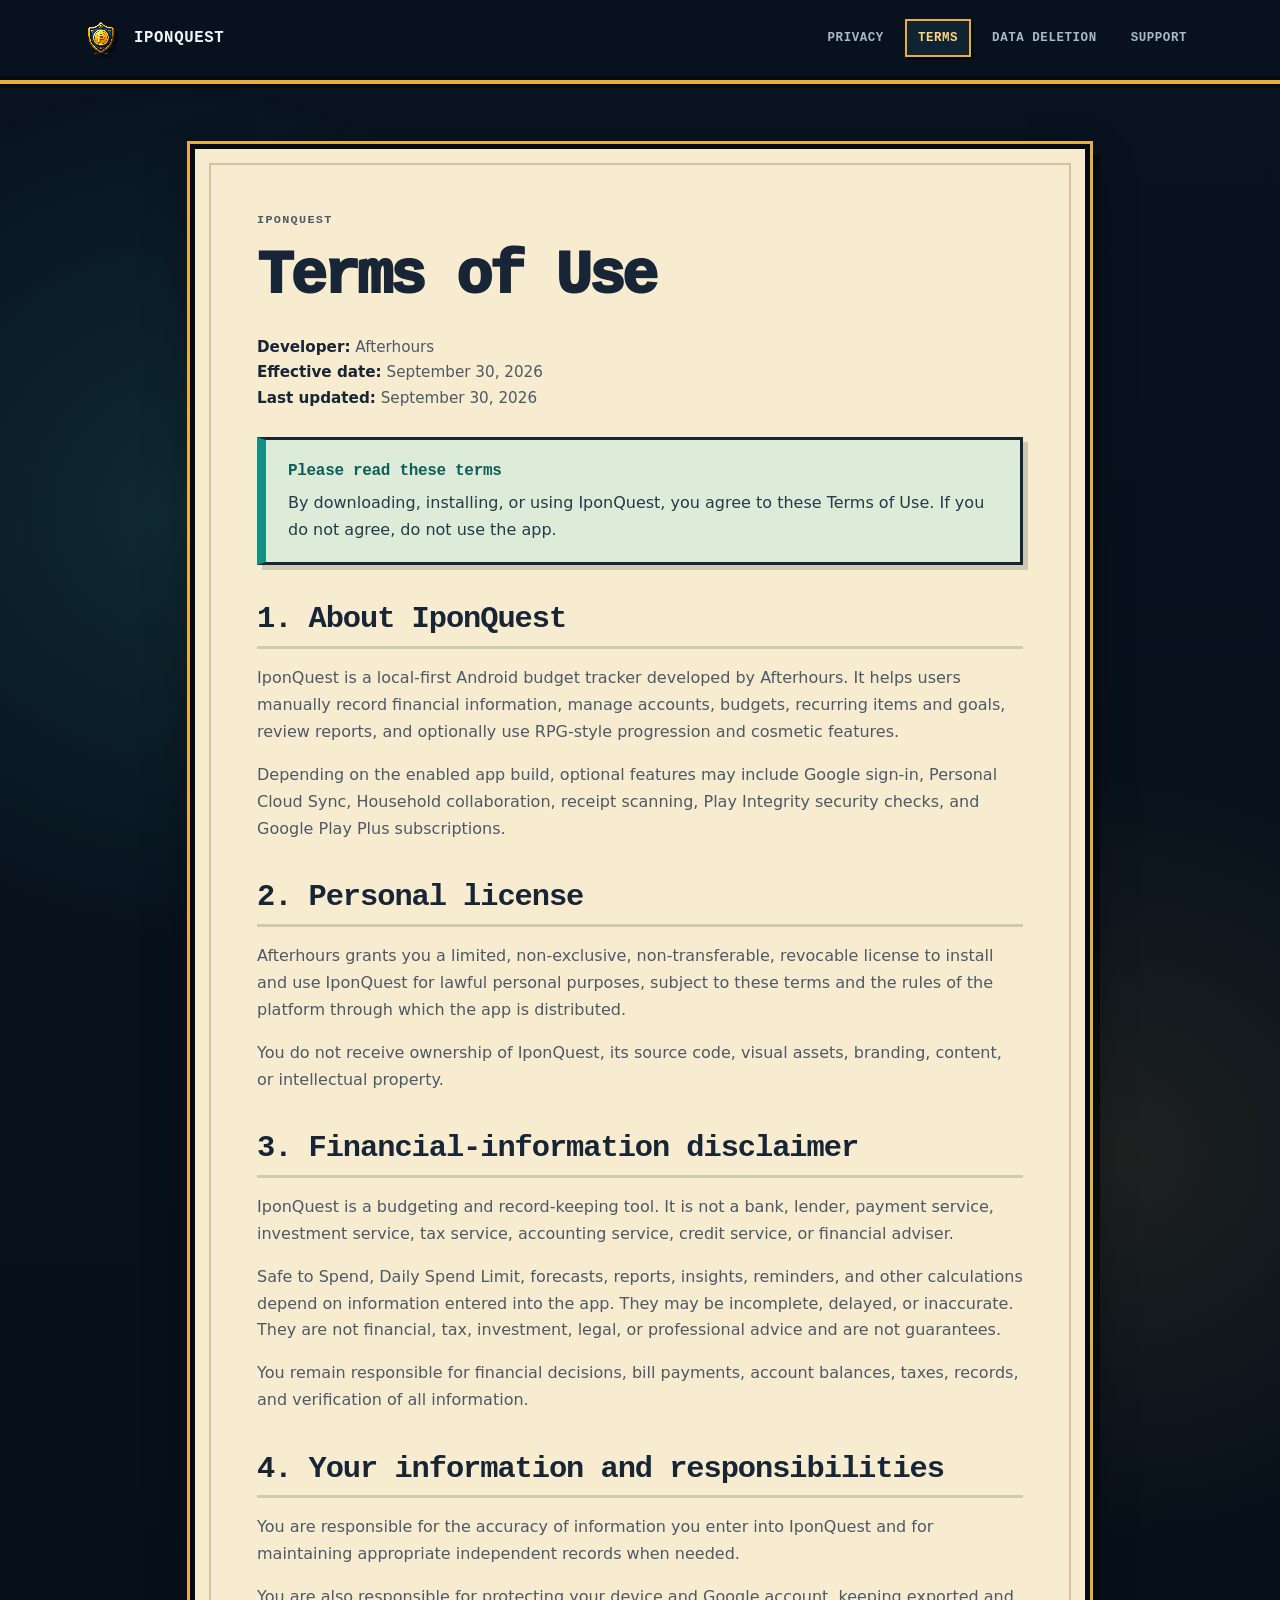
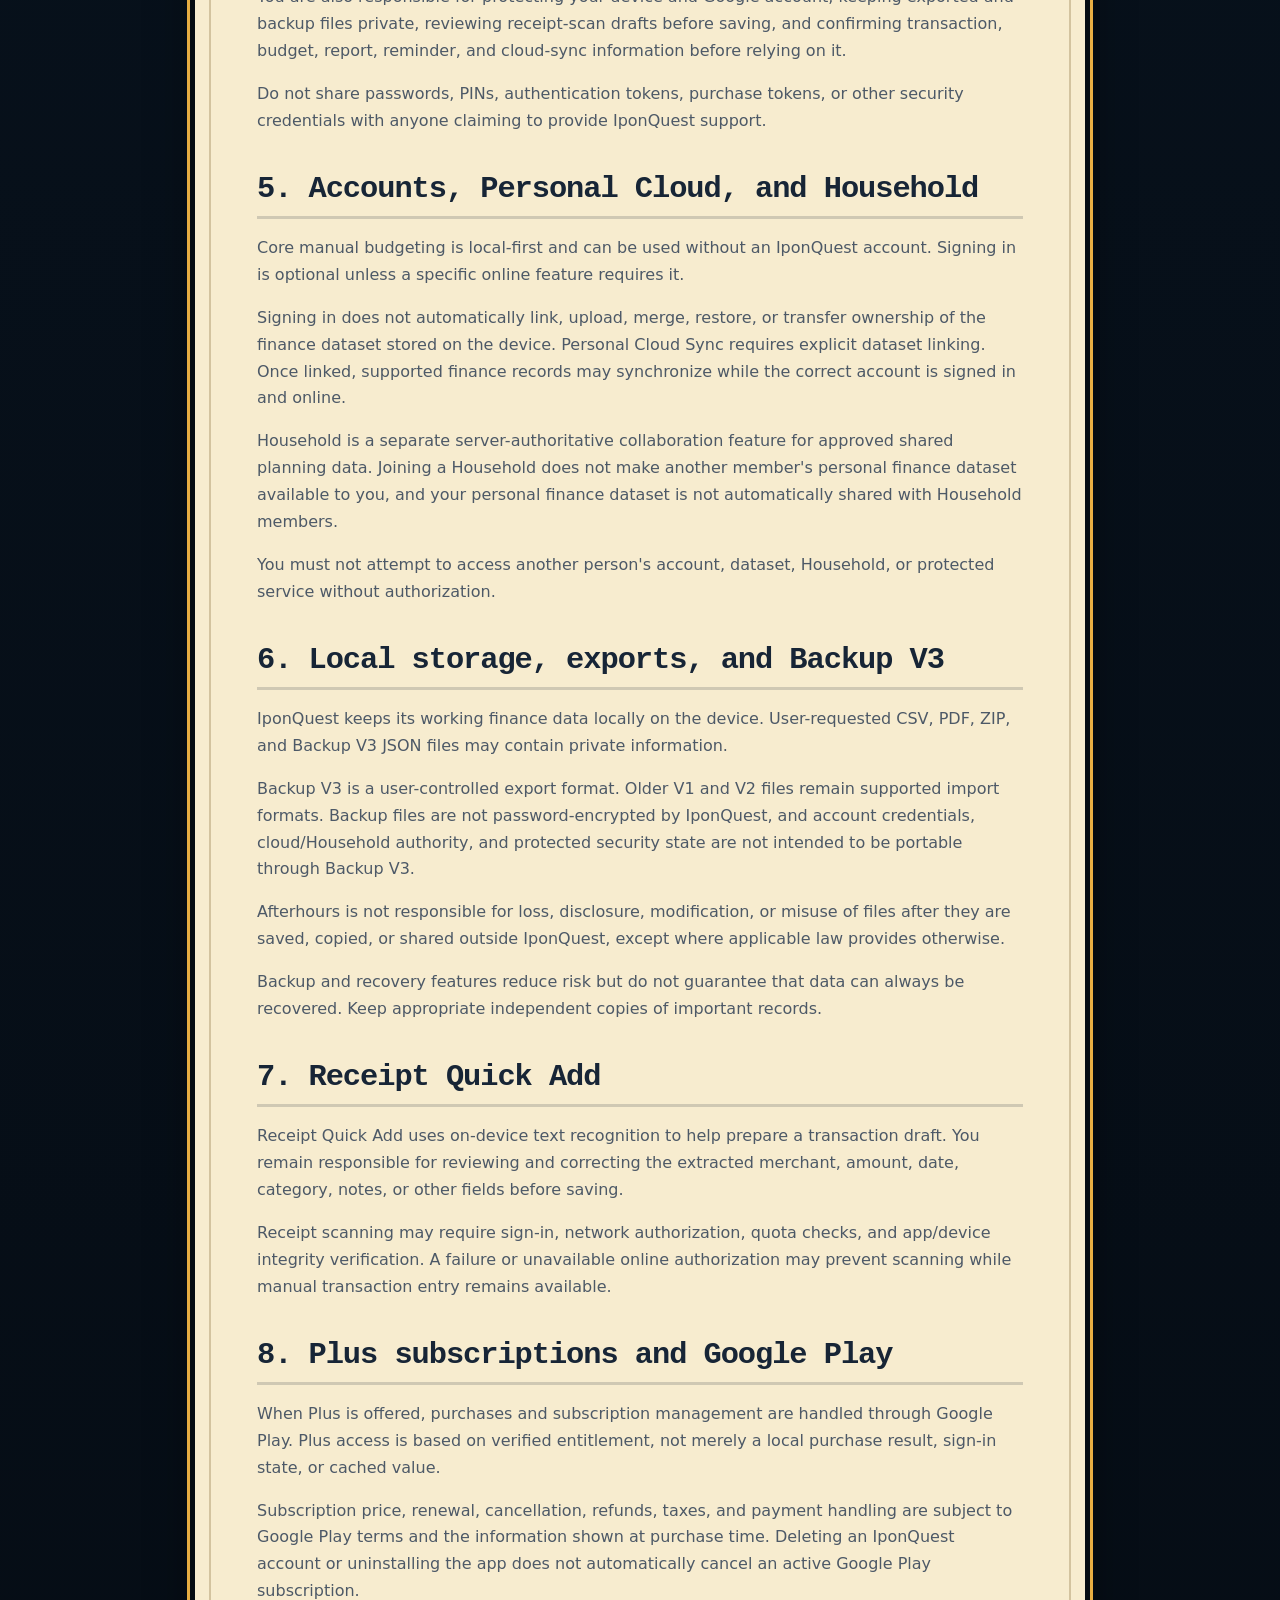
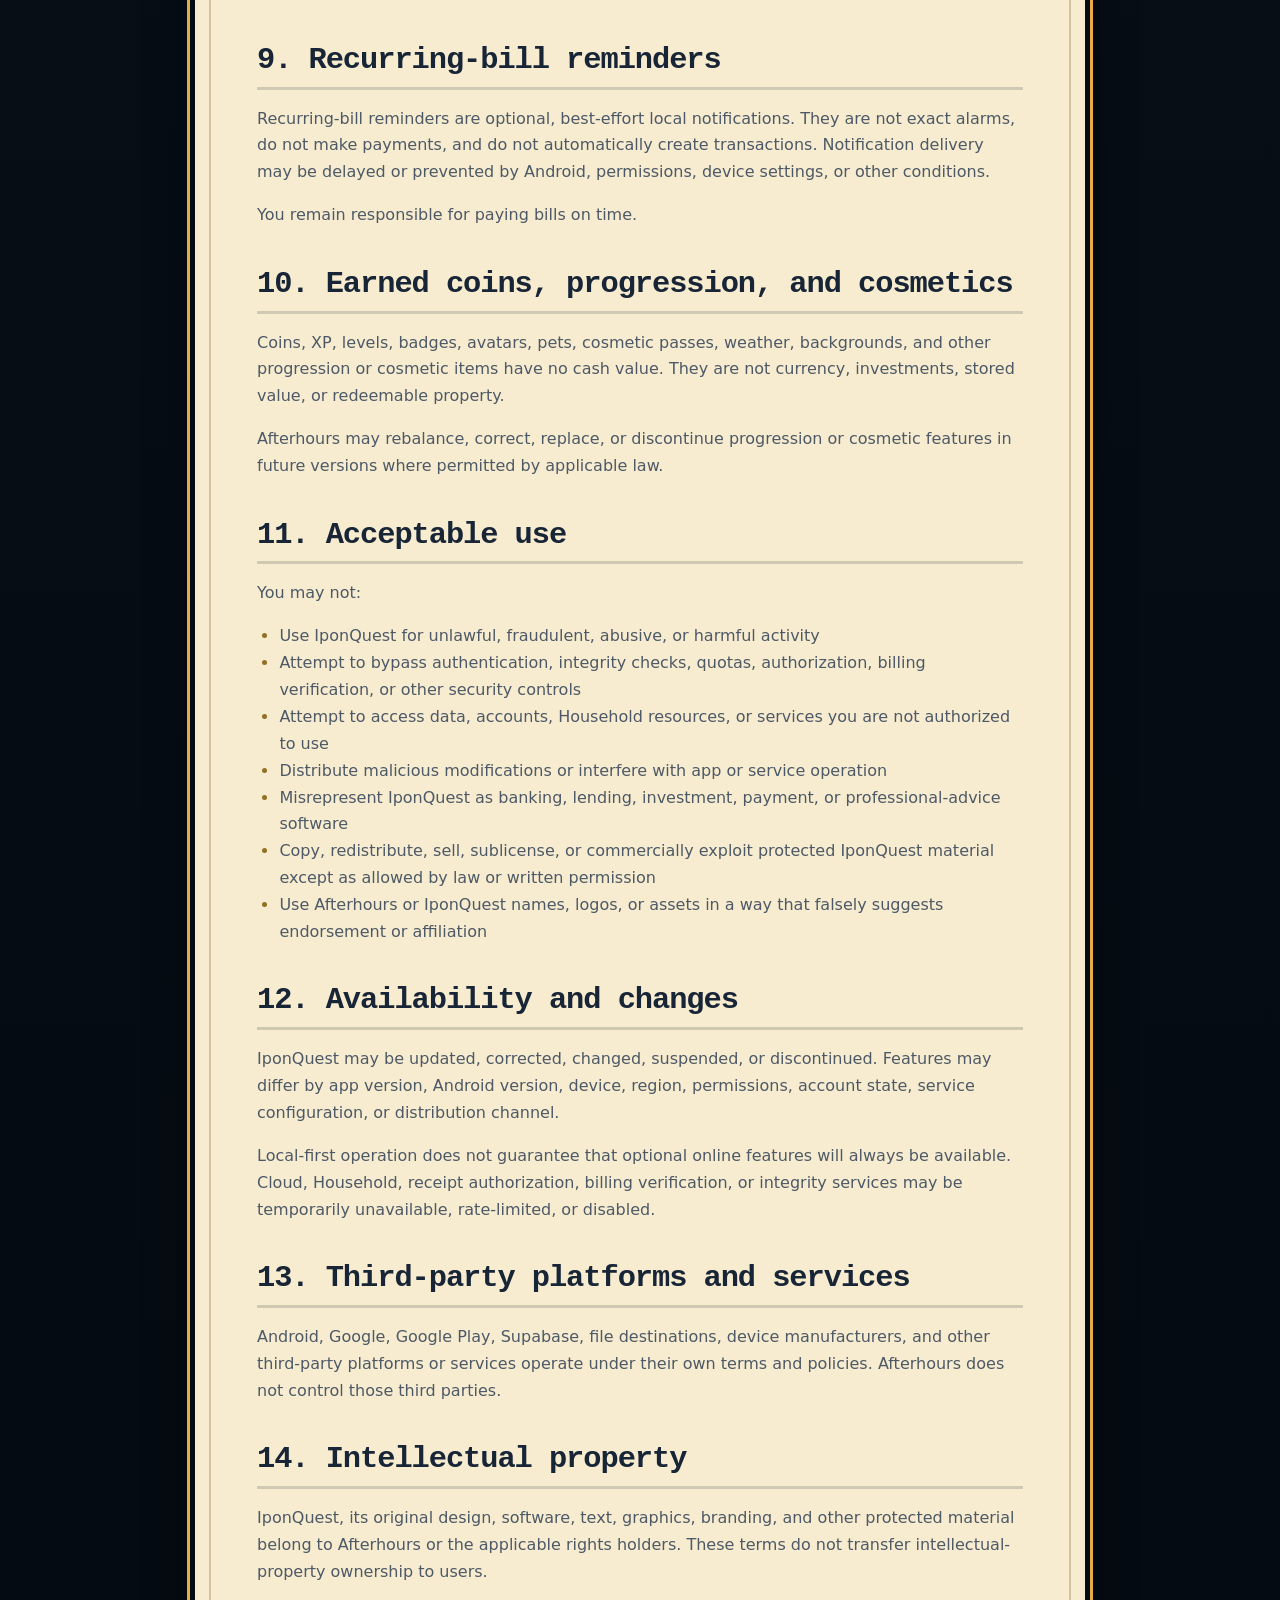
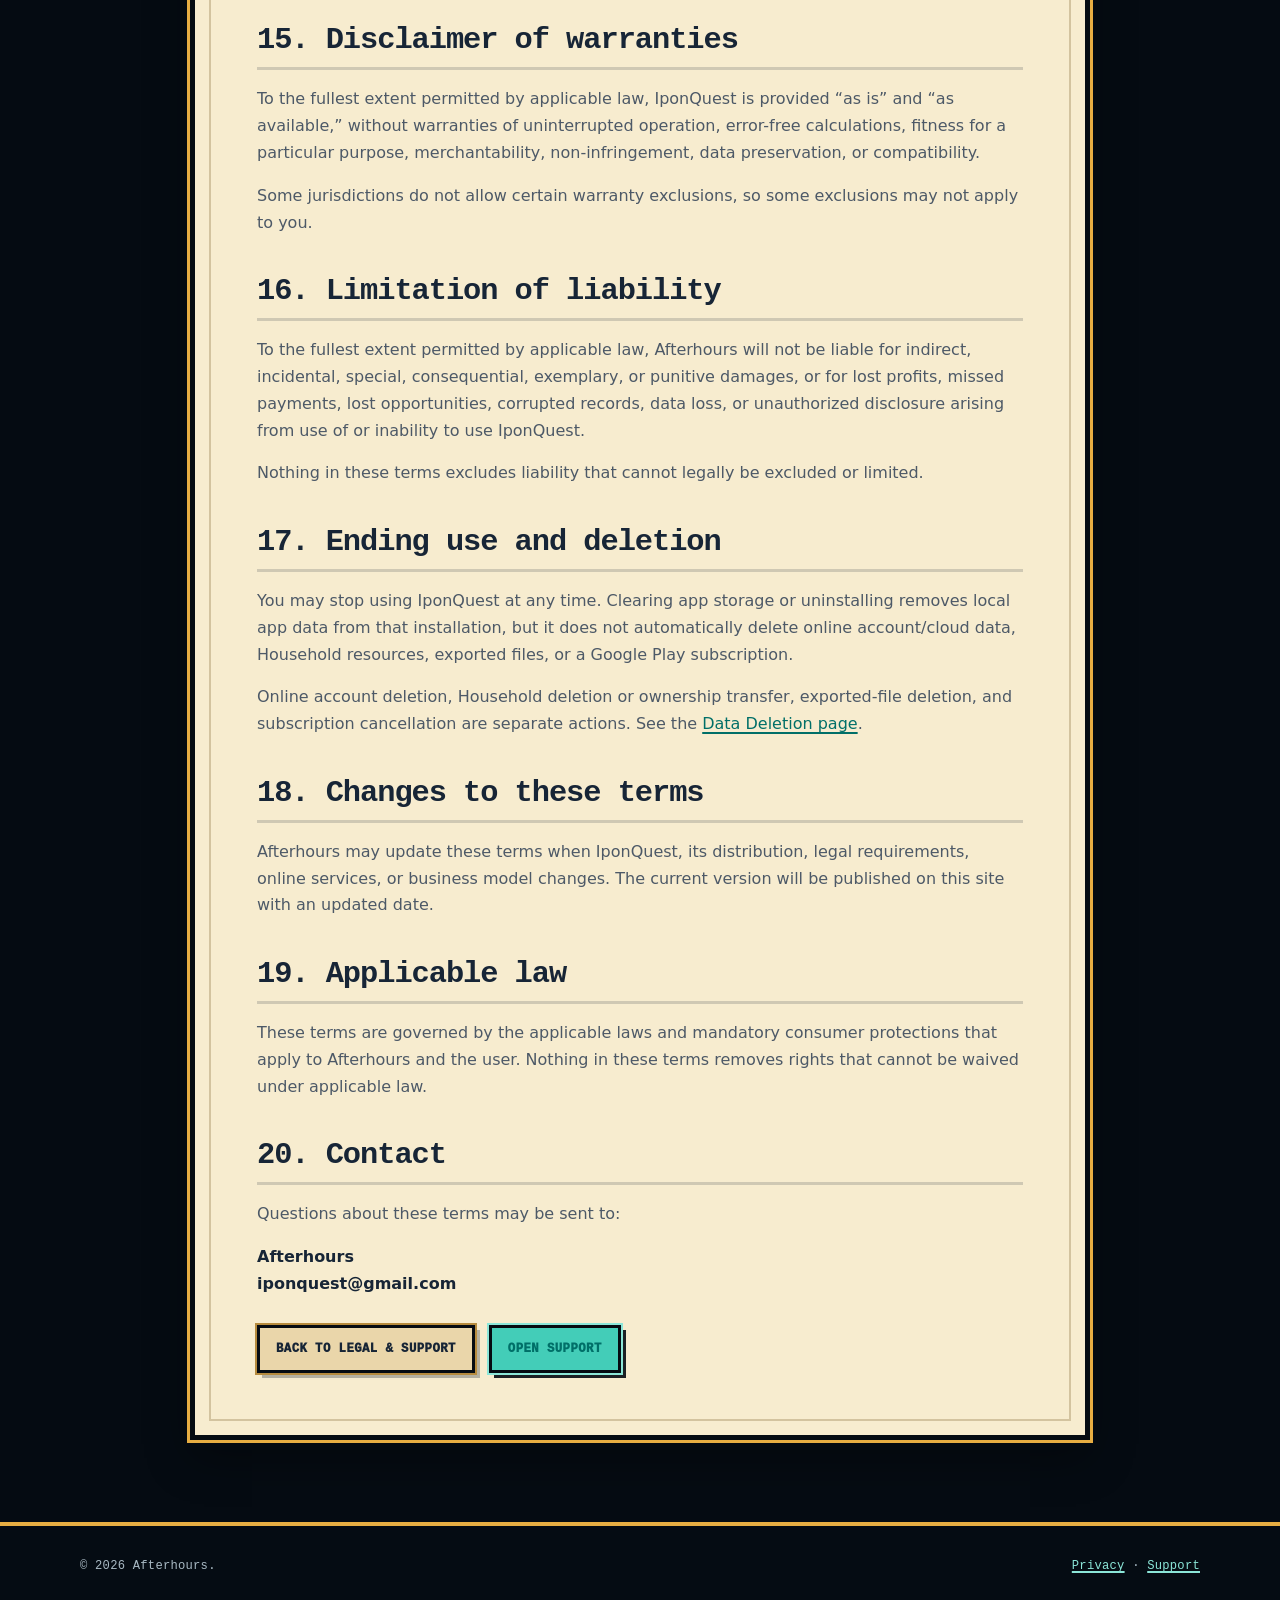
<file: terms.html>
<!doctype html>
<html lang="en">
<head>
  <meta charset="utf-8">
  <meta name="viewport" content="width=device-width, initial-scale=1">
  <meta name="description" content="Terms of Use for IponQuest, developed by Afterhours.">
  <title>Terms of Use | IponQuest</title>
  <link rel="icon" type="image/png" href="assets/ico_iponquest_alternative.png">
  <link rel="stylesheet" href="styles.css">
  <link rel="stylesheet" href="logo.css">
</head>
<body>
  <a class="skip-link" href="#main">Skip to content</a>
  <header class="site-header">
    <div class="header-inner">
      <a class="brand" href="index.html" aria-label="IponQuest home">
        <img class="brand-logo" src="assets/ico_iponquest_alternative.png" alt="" width="42" height="42">
        <span>IponQuest</span>
      </a>
      <nav class="nav" aria-label="Legal and support navigation">
        <a href="privacy.html">Privacy</a>
        <a href="terms.html" aria-current="page">Terms</a>
        <a href="data-deletion.html">Data deletion</a>
        <a href="support.html">Support</a>
      </nav>
    </div>
  </header>

  <main id="main" class="page">
    <article class="document">
      <p class="eyebrow">IponQuest</p>
      <h1>Terms of Use</h1>
      <p class="meta"><strong>Developer:</strong> Afterhours<br><strong>Effective date:</strong> September 30, 2026<br><strong>Last updated:</strong> September 30, 2026</p>

      <div class="notice">
        <strong>Please read these terms</strong>
        By downloading, installing, or using IponQuest, you agree to these Terms of Use. If you do not agree, do not use the app.
      </div>

      <h2>1. About IponQuest</h2>
      <p>IponQuest is a local-first Android budget tracker developed by Afterhours. It helps users manually record financial information, manage accounts, budgets, recurring items and goals, review reports, and optionally use RPG-style progression and cosmetic features.</p>
      <p>Depending on the enabled app build, optional features may include Google sign-in, Personal Cloud Sync, Household collaboration, receipt scanning, Play Integrity security checks, and Google Play Plus subscriptions.</p>

      <h2>2. Personal license</h2>
      <p>Afterhours grants you a limited, non-exclusive, non-transferable, revocable license to install and use IponQuest for lawful personal purposes, subject to these terms and the rules of the platform through which the app is distributed.</p>
      <p>You do not receive ownership of IponQuest, its source code, visual assets, branding, content, or intellectual property.</p>

      <h2>3. Financial-information disclaimer</h2>
      <p>IponQuest is a budgeting and record-keeping tool. It is not a bank, lender, payment service, investment service, tax service, accounting service, credit service, or financial adviser.</p>
      <p>Safe to Spend, Daily Spend Limit, forecasts, reports, insights, reminders, and other calculations depend on information entered into the app. They may be incomplete, delayed, or inaccurate. They are not financial, tax, investment, legal, or professional advice and are not guarantees.</p>
      <p>You remain responsible for financial decisions, bill payments, account balances, taxes, records, and verification of all information.</p>

      <h2>4. Your information and responsibilities</h2>
      <p>You are responsible for the accuracy of information you enter into IponQuest and for maintaining appropriate independent records when needed.</p>
      <p>You are also responsible for protecting your device and Google account, keeping exported and backup files private, reviewing receipt-scan drafts before saving, and confirming transaction, budget, report, reminder, and cloud-sync information before relying on it.</p>
      <p>Do not share passwords, PINs, authentication tokens, purchase tokens, or other security credentials with anyone claiming to provide IponQuest support.</p>

      <h2>5. Accounts, Personal Cloud, and Household</h2>
      <p>Core manual budgeting is local-first and can be used without an IponQuest account. Signing in is optional unless a specific online feature requires it.</p>
      <p>Signing in does not automatically link, upload, merge, restore, or transfer ownership of the finance dataset stored on the device. Personal Cloud Sync requires explicit dataset linking. Once linked, supported finance records may synchronize while the correct account is signed in and online.</p>
      <p>Household is a separate server-authoritative collaboration feature for approved shared planning data. Joining a Household does not make another member's personal finance dataset available to you, and your personal finance dataset is not automatically shared with Household members.</p>
      <p>You must not attempt to access another person's account, dataset, Household, or protected service without authorization.</p>

      <h2>6. Local storage, exports, and Backup V3</h2>
      <p>IponQuest keeps its working finance data locally on the device. User-requested CSV, PDF, ZIP, and Backup V3 JSON files may contain private information.</p>
      <p>Backup V3 is a user-controlled export format. Older V1 and V2 files remain supported import formats. Backup files are not password-encrypted by IponQuest, and account credentials, cloud/Household authority, and protected security state are not intended to be portable through Backup V3.</p>
      <p>Afterhours is not responsible for loss, disclosure, modification, or misuse of files after they are saved, copied, or shared outside IponQuest, except where applicable law provides otherwise.</p>
      <p>Backup and recovery features reduce risk but do not guarantee that data can always be recovered. Keep appropriate independent copies of important records.</p>

      <h2>7. Receipt Quick Add</h2>
      <p>Receipt Quick Add uses on-device text recognition to help prepare a transaction draft. You remain responsible for reviewing and correcting the extracted merchant, amount, date, category, notes, or other fields before saving.</p>
      <p>Receipt scanning may require sign-in, network authorization, quota checks, and app/device integrity verification. A failure or unavailable online authorization may prevent scanning while manual transaction entry remains available.</p>

      <h2>8. Plus subscriptions and Google Play</h2>
      <p>When Plus is offered, purchases and subscription management are handled through Google Play. Plus access is based on verified entitlement, not merely a local purchase result, sign-in state, or cached value.</p>
      <p>Subscription price, renewal, cancellation, refunds, taxes, and payment handling are subject to Google Play terms and the information shown at purchase time. Deleting an IponQuest account or uninstalling the app does not automatically cancel an active Google Play subscription.</p>

      <h2>9. Recurring-bill reminders</h2>
      <p>Recurring-bill reminders are optional, best-effort local notifications. They are not exact alarms, do not make payments, and do not automatically create transactions. Notification delivery may be delayed or prevented by Android, permissions, device settings, or other conditions.</p>
      <p>You remain responsible for paying bills on time.</p>

      <h2>10. Earned coins, progression, and cosmetics</h2>
      <p>Coins, XP, levels, badges, avatars, pets, cosmetic passes, weather, backgrounds, and other progression or cosmetic items have no cash value. They are not currency, investments, stored value, or redeemable property.</p>
      <p>Afterhours may rebalance, correct, replace, or discontinue progression or cosmetic features in future versions where permitted by applicable law.</p>

      <h2>11. Acceptable use</h2>
      <p>You may not:</p>
      <ul>
        <li>Use IponQuest for unlawful, fraudulent, abusive, or harmful activity</li>
        <li>Attempt to bypass authentication, integrity checks, quotas, authorization, billing verification, or other security controls</li>
        <li>Attempt to access data, accounts, Household resources, or services you are not authorized to use</li>
        <li>Distribute malicious modifications or interfere with app or service operation</li>
        <li>Misrepresent IponQuest as banking, lending, investment, payment, or professional-advice software</li>
        <li>Copy, redistribute, sell, sublicense, or commercially exploit protected IponQuest material except as allowed by law or written permission</li>
        <li>Use Afterhours or IponQuest names, logos, or assets in a way that falsely suggests endorsement or affiliation</li>
      </ul>

      <h2>12. Availability and changes</h2>
      <p>IponQuest may be updated, corrected, changed, suspended, or discontinued. Features may differ by app version, Android version, device, region, permissions, account state, service configuration, or distribution channel.</p>
      <p>Local-first operation does not guarantee that optional online features will always be available. Cloud, Household, receipt authorization, billing verification, or integrity services may be temporarily unavailable, rate-limited, or disabled.</p>

      <h2>13. Third-party platforms and services</h2>
      <p>Android, Google, Google Play, Supabase, file destinations, device manufacturers, and other third-party platforms or services operate under their own terms and policies. Afterhours does not control those third parties.</p>

      <h2>14. Intellectual property</h2>
      <p>IponQuest, its original design, software, text, graphics, branding, and other protected material belong to Afterhours or the applicable rights holders. These terms do not transfer intellectual-property ownership to users.</p>

      <h2>15. Disclaimer of warranties</h2>
      <p>To the fullest extent permitted by applicable law, IponQuest is provided “as is” and “as available,” without warranties of uninterrupted operation, error-free calculations, fitness for a particular purpose, merchantability, non-infringement, data preservation, or compatibility.</p>
      <p>Some jurisdictions do not allow certain warranty exclusions, so some exclusions may not apply to you.</p>

      <h2>16. Limitation of liability</h2>
      <p>To the fullest extent permitted by applicable law, Afterhours will not be liable for indirect, incidental, special, consequential, exemplary, or punitive damages, or for lost profits, missed payments, lost opportunities, corrupted records, data loss, or unauthorized disclosure arising from use of or inability to use IponQuest.</p>
      <p>Nothing in these terms excludes liability that cannot legally be excluded or limited.</p>

      <h2>17. Ending use and deletion</h2>
      <p>You may stop using IponQuest at any time. Clearing app storage or uninstalling removes local app data from that installation, but it does not automatically delete online account/cloud data, Household resources, exported files, or a Google Play subscription.</p>
      <p>Online account deletion, Household deletion or ownership transfer, exported-file deletion, and subscription cancellation are separate actions. See the <a href="data-deletion.html">Data Deletion page</a>.</p>

      <h2>18. Changes to these terms</h2>
      <p>Afterhours may update these terms when IponQuest, its distribution, legal requirements, online services, or business model changes. The current version will be published on this site with an updated date.</p>

      <h2>19. Applicable law</h2>
      <p>These terms are governed by the applicable laws and mandatory consumer protections that apply to Afterhours and the user. Nothing in these terms removes rights that cannot be waived under applicable law.</p>

      <h2>20. Contact</h2>
      <p>Questions about these terms may be sent to:</p>
      <p><strong>Afterhours</strong><br><strong>iponquest@gmail.com</strong></p>

      <div class="button-row">
        <a class="button secondary" href="index.html">Back to Legal & Support</a>
        <a class="button" href="support.html">Open Support</a>
      </div>
    </article>
  </main>

  <footer class="site-footer">
    <div class="footer-inner">
      <span>© 2026 Afterhours.</span>
      <span><a href="privacy.html">Privacy</a> · <a href="support.html">Support</a></span>
    </div>
  </footer>
</body>
</html>
</file>
<file: styles.css>
:root {
  color-scheme: dark;
  --night-950: #050b12;
  --night-900: #08131f;
  --night-850: #0b1926;
  --night-800: #102333;
  --night-750: #173247;
  --teal-500: #43cdb8;
  --teal-300: #8be6d8;
  --gold-500: #e7ad42;
  --gold-300: #ffd47a;
  --coral-500: #ef7d6d;
  --blue-400: #76aef2;
  --paper-100: #f6e9c8;
  --paper-200: #ead6aa;
  --paper-ink: #172536;
  --paper-muted: #4d5967;
  --text: #edf5f7;
  --muted: #a9bac4;
  --line: #2c4a5e;
  --focus: #91c6ff;
  --shadow-deep: 10px 10px 0 rgba(2, 8, 13, 0.78);
  --shadow-soft: 0 18px 40px rgba(0, 0, 0, 0.34);
  --pixel-font: ui-monospace, "Cascadia Mono", "SFMono-Regular", Menlo, Monaco, Consolas, "Liberation Mono", monospace;
  --body-font: Inter, ui-sans-serif, system-ui, -apple-system, BlinkMacSystemFont, "Segoe UI", sans-serif;
}

* {
  box-sizing: border-box;
}

html {
  scroll-behavior: smooth;
  background: var(--night-950);
}

body {
  min-height: 100vh;
  margin: 0;
  overflow-x: hidden;
  background:
    radial-gradient(circle at 14% 8%, rgba(67, 205, 184, 0.13), transparent 27rem),
    radial-gradient(circle at 88% 18%, rgba(231, 173, 66, 0.10), transparent 24rem),
    linear-gradient(180deg, var(--night-900), var(--night-950) 72%);
  color: var(--text);
  font-family: var(--body-font);
  font-size: 16px;
  line-height: 1.68;
}

body::before {
  content: "";
  position: fixed;
  inset: 0;
  z-index: -2;
  pointer-events: none;
  background-image:
    linear-gradient(rgba(139, 230, 216, 0.025) 1px, transparent 1px),
    linear-gradient(90deg, rgba(139, 230, 216, 0.025) 1px, transparent 1px);
  background-size: 24px 24px;
  mask-image: linear-gradient(to bottom, #000 0%, transparent 78%);
}

body::after {
  content: "";
  position: fixed;
  inset: 0;
  z-index: -1;
  pointer-events: none;
  opacity: 0.28;
  background:
    linear-gradient(90deg, transparent 0 6%, rgba(255, 212, 122, 0.3) 6% 6.3%, transparent 6.3% 100%) 0 8% / 318px 176px repeat,
    linear-gradient(90deg, transparent 0 72%, rgba(139, 230, 216, 0.26) 72% 72.3%, transparent 72.3% 100%) 0 0 / 420px 212px repeat;
}

a {
  color: var(--teal-300);
  text-underline-offset: 0.2em;
  text-decoration-thickness: 2px;
}

a:hover {
  color: var(--gold-300);
}

a:focus-visible,
button:focus-visible {
  outline: 3px solid var(--focus);
  outline-offset: 4px;
}

.site-header {
  position: sticky;
  top: 0;
  z-index: 20;
  border-bottom: 4px solid var(--night-950);
  background: rgba(8, 19, 31, 0.94);
  box-shadow: 0 4px 0 var(--gold-500), 0 8px 0 rgba(5, 11, 18, 0.8);
  backdrop-filter: blur(12px);
}

.header-inner,
.page,
.footer-inner {
  width: min(1120px, calc(100% - 32px));
  margin: 0 auto;
}

.header-inner {
  min-height: 76px;
  display: flex;
  align-items: center;
  justify-content: space-between;
  gap: 24px;
}

.brand {
  display: inline-flex;
  align-items: center;
  gap: 12px;
  color: var(--text);
  font-family: var(--pixel-font);
  font-size: 0.98rem;
  font-weight: 900;
  letter-spacing: 0.04em;
  text-decoration: none;
  text-transform: uppercase;
}

.brand:hover {
  color: var(--gold-300);
}

.brand-mark {
  position: relative;
  width: 42px;
  height: 42px;
  display: grid;
  place-items: center;
  border: 3px solid var(--night-950);
  background: var(--gold-500);
  color: var(--night-950);
  font-family: var(--pixel-font);
  font-size: 0.88rem;
  font-weight: 1000;
  box-shadow:
    0 0 0 2px var(--gold-300),
    4px 4px 0 var(--night-950);
}

.brand-mark::before,
.brand-mark::after {
  content: "";
  position: absolute;
  width: 4px;
  height: 4px;
  background: var(--night-950);
}

.brand-mark::before {
  left: 3px;
  top: 3px;
}

.brand-mark::after {
  right: 3px;
  bottom: 3px;
}

.nav {
  display: flex;
  flex-wrap: wrap;
  justify-content: flex-end;
  gap: 8px;
}

.nav a {
  min-height: 38px;
  display: inline-flex;
  align-items: center;
  padding: 7px 11px;
  border: 2px solid transparent;
  color: var(--muted);
  font-family: var(--pixel-font);
  font-size: 0.78rem;
  font-weight: 800;
  letter-spacing: 0.045em;
  text-decoration: none;
  text-transform: uppercase;
}

.nav a:hover,
.nav a[aria-current="page"] {
  border-color: var(--gold-500);
  background: var(--night-800);
  color: var(--gold-300);
  box-shadow: 3px 3px 0 var(--night-950);
}

.page {
  padding: 64px 0 82px;
}

.hero {
  position: relative;
  overflow: hidden;
  padding: clamp(32px, 6vw, 70px);
  border: 4px solid var(--night-950);
  background:
    linear-gradient(135deg, rgba(67, 205, 184, 0.12), transparent 42%),
    linear-gradient(180deg, var(--night-750), var(--night-850));
  box-shadow:
    0 0 0 3px var(--gold-500),
    var(--shadow-deep),
    var(--shadow-soft);
}

.hero::before {
  content: "";
  position: absolute;
  right: -58px;
  top: -66px;
  width: 220px;
  height: 220px;
  border: 20px solid rgba(231, 173, 66, 0.12);
  transform: rotate(45deg);
  box-shadow:
    0 0 0 14px rgba(67, 205, 184, 0.06),
    0 0 0 30px rgba(231, 173, 66, 0.05);
}

.hero::after {
  content: "";
  position: absolute;
  inset: 12px;
  border: 1px dashed rgba(255, 212, 122, 0.36);
  pointer-events: none;
}

.guild-kicker {
  position: relative;
  z-index: 1;
  display: inline-flex;
  align-items: center;
  gap: 10px;
  margin-bottom: 18px;
  color: var(--gold-300);
  font-family: var(--pixel-font);
  font-size: 0.77rem;
  font-weight: 900;
  letter-spacing: 0.11em;
  text-transform: uppercase;
}

.coin-sprite {
  width: 26px;
  height: 26px;
  display: grid;
  place-items: center;
  border: 3px solid var(--night-950);
  background: var(--gold-500);
  color: var(--night-950);
  font-family: var(--pixel-font);
  font-weight: 1000;
  box-shadow: 3px 3px 0 rgba(5, 11, 18, 0.9);
}

.eyebrow {
  margin: 0 0 10px;
  color: var(--gold-300);
  font-family: var(--pixel-font);
  font-size: 0.74rem;
  font-weight: 900;
  letter-spacing: 0.11em;
  text-transform: uppercase;
}

h1,
h2,
h3 {
  line-height: 1.18;
}

h1 {
  position: relative;
  z-index: 1;
  margin: 0;
  max-width: 820px;
  color: var(--text);
  font-family: var(--pixel-font);
  font-size: clamp(2.15rem, 6.8vw, 4.65rem);
  font-weight: 1000;
  letter-spacing: -0.055em;
  text-shadow: 4px 4px 0 var(--night-950);
}

h2 {
  margin: 2.35rem 0 0.72rem;
  font-family: var(--pixel-font);
  font-size: clamp(1.35rem, 3vw, 1.9rem);
  letter-spacing: -0.035em;
}

h3 {
  margin: 1.6rem 0 0.48rem;
  font-family: var(--pixel-font);
  font-size: 1.08rem;
  letter-spacing: -0.025em;
}

.lead {
  position: relative;
  z-index: 1;
  max-width: 770px;
  margin: 18px 0 0;
  color: #c6d4da;
  font-size: clamp(1.05rem, 2vw, 1.25rem);
}

.meta {
  position: relative;
  z-index: 1;
  margin-top: 22px;
  color: var(--muted);
  font-size: 0.95rem;
}

.status-strip {
  position: relative;
  z-index: 1;
  display: grid;
  grid-template-columns: repeat(3, minmax(0, 1fr));
  gap: 10px;
  max-width: 760px;
  margin-top: 26px;
}

.status-item {
  min-height: 74px;
  padding: 12px 14px;
  border: 3px solid var(--night-950);
  background: rgba(5, 11, 18, 0.58);
  box-shadow: 4px 4px 0 rgba(5, 11, 18, 0.82);
}

.status-label {
  display: block;
  margin-bottom: 3px;
  color: var(--muted);
  font-family: var(--pixel-font);
  font-size: 0.66rem;
  font-weight: 900;
  letter-spacing: 0.1em;
  text-transform: uppercase;
}

.status-item strong {
  color: var(--teal-300);
  font-family: var(--pixel-font);
  font-size: 0.92rem;
  letter-spacing: 0.04em;
}

.grid {
  display: grid;
  grid-template-columns: repeat(2, minmax(0, 1fr));
  gap: 22px;
  margin-top: 34px;
}

.card {
  position: relative;
  min-height: 250px;
  overflow: hidden;
  padding: 28px;
  border: 4px solid var(--night-950);
  background: linear-gradient(180deg, var(--night-800), var(--night-850));
  box-shadow:
    0 0 0 2px var(--line),
    8px 8px 0 rgba(4, 10, 16, 0.86);
  transition: transform 140ms ease, border-color 140ms ease, box-shadow 140ms ease;
}

.card::after {
  content: "";
  position: absolute;
  inset: 10px;
  border: 1px solid rgba(139, 230, 216, 0.12);
  pointer-events: none;
}

.card:hover {
  transform: translate(-2px, -2px);
  border-color: var(--gold-500);
  box-shadow:
    0 0 0 2px var(--gold-300),
    11px 11px 0 rgba(4, 10, 16, 0.9);
}

.card h2 {
  position: relative;
  z-index: 1;
  margin: 18px 0 10px;
  color: var(--text);
  font-size: 1.32rem;
}

.card p {
  position: relative;
  z-index: 1;
  color: var(--muted);
}

.card p:last-child {
  margin-bottom: 0;
}

.card-glyph {
  position: relative;
  z-index: 1;
  width: 52px;
  height: 52px;
  display: inline-grid;
  place-items: center;
  border: 3px solid var(--night-950);
  background: var(--gold-500);
  box-shadow:
    0 0 0 2px var(--gold-300),
    4px 4px 0 var(--night-950);
}

.card-glyph::before,
.card-glyph::after {
  content: "";
  position: absolute;
}

.glyph-shield::before {
  width: 22px;
  height: 27px;
  background: var(--night-800);
  clip-path: polygon(50% 0, 100% 18%, 87% 76%, 50% 100%, 13% 76%, 0 18%);
}

.glyph-shield::after {
  width: 8px;
  height: 13px;
  border-right: 4px solid var(--teal-300);
  border-bottom: 4px solid var(--teal-300);
  transform: translateY(-2px) rotate(45deg);
}

.glyph-scroll::before {
  width: 25px;
  height: 29px;
  border: 3px solid var(--night-800);
  background: var(--paper-100);
  box-shadow: inset 0 -5px 0 var(--paper-200);
}

.glyph-scroll::after {
  width: 13px;
  height: 3px;
  background: var(--night-800);
  box-shadow: 0 7px 0 var(--night-800), 0 14px 0 var(--night-800);
}

.glyph-delete::before {
  width: 24px;
  height: 22px;
  border: 3px solid var(--night-800);
  border-top: 0;
  background: var(--coral-500);
  box-shadow: inset 0 -5px 0 rgba(5, 11, 18, 0.22);
}

.glyph-delete::after {
  width: 28px;
  height: 5px;
  top: 12px;
  background: var(--night-800);
  box-shadow: 8px -7px 0 -1px var(--night-800);
}

.glyph-support::before {
  width: 25px;
  height: 20px;
  border: 3px solid var(--night-800);
  background: var(--blue-400);
}

.glyph-support::after {
  left: 14px;
  bottom: 10px;
  width: 8px;
  height: 8px;
  border-left: 3px solid var(--night-800);
  border-bottom: 3px solid var(--night-800);
  transform: skewY(-35deg);
}

.card-link {
  position: relative;
  z-index: 1;
  display: inline-flex;
  align-items: center;
  min-height: 38px;
  margin-top: 8px;
  padding: 5px 10px;
  border: 2px solid var(--teal-500);
  color: var(--teal-300);
  font-family: var(--pixel-font);
  font-size: 0.76rem;
  font-weight: 900;
  letter-spacing: 0.045em;
  text-decoration: none;
  text-transform: uppercase;
}

.card-link::after {
  content: "▶";
  margin-left: 8px;
  font-size: 0.7em;
}

.card-link:hover {
  border-color: var(--gold-500);
  background: var(--gold-500);
  color: var(--night-950);
}

.document {
  position: relative;
  max-width: 900px;
  margin: 0 auto;
  padding: clamp(28px, 5vw, 62px);
  border: 5px solid var(--night-950);
  background:
    linear-gradient(rgba(255, 255, 255, 0.12), rgba(255, 255, 255, 0.12)),
    var(--paper-100);
  color: var(--paper-ink);
  box-shadow:
    0 0 0 3px var(--gold-500),
    10px 10px 0 rgba(4, 10, 16, 0.88),
    var(--shadow-soft);
}

.document::before {
  content: "";
  position: absolute;
  inset: 14px;
  border: 2px solid rgba(120, 87, 35, 0.28);
  pointer-events: none;
}

.document > * {
  position: relative;
  z-index: 1;
}

.document > :first-child {
  margin-top: 0;
}

.document p,
.document li {
  color: var(--paper-muted);
}

.document a {
  color: #006f68;
}

.document a:hover {
  color: #8b4f00;
}

.document strong,
.document h1,
.document h2,
.document h3 {
  color: var(--paper-ink);
  text-shadow: none;
}

.document h1 {
  font-size: clamp(2rem, 5.5vw, 3.8rem);
}

.document h2 {
  padding-bottom: 8px;
  border-bottom: 3px solid rgba(23, 37, 54, 0.18);
}

.document ul,
.document ol {
  padding-left: 1.4rem;
}

.document li::marker {
  color: #927026;
  font-weight: 900;
}

.posture-panel {
  max-width: none;
  margin-top: 34px;
  background:
    linear-gradient(135deg, rgba(139, 230, 216, 0.08), transparent 36%),
    var(--night-800);
  color: var(--text);
  box-shadow:
    0 0 0 2px var(--line),
    8px 8px 0 rgba(4, 10, 16, 0.86);
}

.posture-panel::before {
  border-color: rgba(139, 230, 216, 0.16);
}

.posture-panel h2,
.posture-panel strong {
  color: var(--gold-300);
}

.posture-panel p,
.posture-panel li {
  color: var(--muted);
}

.notice {
  margin: 26px 0;
  padding: 18px 20px 18px 22px;
  border: 3px solid var(--paper-ink);
  border-left: 9px solid #138f83;
  background: #dcecd9;
  color: #263947;
  box-shadow: 5px 5px 0 rgba(23, 37, 54, 0.18);
}

.notice strong {
  display: block;
  margin-bottom: 5px;
  color: #0e5f59;
  font-family: var(--pixel-font);
  letter-spacing: -0.02em;
}

.button-row {
  position: relative;
  z-index: 1;
  display: flex;
  flex-wrap: wrap;
  gap: 14px;
  margin-top: 28px;
}

.button {
  min-height: 48px;
  display: inline-flex;
  align-items: center;
  justify-content: center;
  padding: 10px 16px;
  border: 3px solid var(--night-950);
  background: var(--teal-500);
  color: var(--night-950);
  font-family: var(--pixel-font);
  font-size: 0.77rem;
  font-weight: 1000;
  letter-spacing: 0.035em;
  text-align: center;
  text-decoration: none;
  text-transform: uppercase;
  box-shadow:
    0 0 0 2px var(--teal-300),
    5px 5px 0 rgba(5, 11, 18, 0.9);
}

.button:hover {
  transform: translate(-1px, -1px);
  background: var(--gold-500);
  color: var(--night-950);
  box-shadow:
    0 0 0 2px var(--gold-300),
    7px 7px 0 rgba(5, 11, 18, 0.9);
}

.button.secondary {
  border-color: var(--night-950);
  background: var(--night-750);
  color: var(--text);
  box-shadow:
    0 0 0 2px var(--line),
    5px 5px 0 rgba(5, 11, 18, 0.9);
}

.document .button.secondary {
  background: var(--paper-200);
  color: var(--paper-ink);
  box-shadow:
    0 0 0 2px #b68b3e,
    5px 5px 0 rgba(23, 37, 54, 0.3);
}

.site-footer {
  border-top: 4px solid var(--gold-500);
  background: #050c13;
  box-shadow: inset 0 4px 0 var(--night-950);
}

.footer-inner {
  padding: 30px 0 38px;
  display: flex;
  flex-wrap: wrap;
  justify-content: space-between;
  gap: 12px 24px;
  color: var(--muted);
  font-family: var(--pixel-font);
  font-size: 0.76rem;
  letter-spacing: 0.02em;
}

.skip-link {
  position: fixed;
  left: 14px;
  top: 14px;
  z-index: 100;
  transform: translateY(-190%);
  padding: 10px 14px;
  border: 3px solid var(--gold-300);
  background: var(--night-950);
  color: var(--gold-300);
  font-family: var(--pixel-font);
  font-weight: 900;
}

.skip-link:focus {
  transform: translateY(0);
}

@media (max-width: 800px) {
  .header-inner {
    align-items: flex-start;
    flex-direction: column;
    padding: 15px 0 17px;
    gap: 12px;
  }

  .nav {
    width: 100%;
    justify-content: flex-start;
  }

  .nav a {
    flex: 1 1 auto;
    justify-content: center;
  }

  .page {
    padding-top: 38px;
  }

  .grid {
    grid-template-columns: 1fr;
  }

  .status-strip {
    grid-template-columns: 1fr;
  }

  .status-item {
    min-height: auto;
  }
}

@media (max-width: 520px) {
  .header-inner,
  .page,
  .footer-inner {
    width: min(100% - 22px, 1120px);
  }

  .brand {
    font-size: 0.83rem;
  }

  .brand-mark {
    width: 38px;
    height: 38px;
  }

  .nav {
    display: grid;
    grid-template-columns: repeat(2, minmax(0, 1fr));
  }

  .hero {
    padding: 28px 22px 32px;
  }

  .hero::after,
  .document::before {
    inset: 8px;
  }

  .card {
    min-height: 0;
    padding: 24px 22px;
  }

  .document {
    padding: 30px 24px;
  }

  .button-row,
  .button {
    width: 100%;
  }

  .footer-inner {
    flex-direction: column;
  }
}

@media (prefers-reduced-motion: reduce) {
  html {
    scroll-behavior: auto;
  }

  *,
  *::before,
  *::after {
    transition: none !important;
  }
}
</file>
<file: logo.css>
.brand-logo {
  width: 42px;
  height: 42px;
  display: block;
  flex: 0 0 auto;
  object-fit: contain;
  image-rendering: pixelated;
  filter: drop-shadow(4px 4px 0 var(--night-950));
}

@media (max-width: 520px) {
  .brand-logo {
    width: 38px;
    height: 38px;
  }
}
</file>
